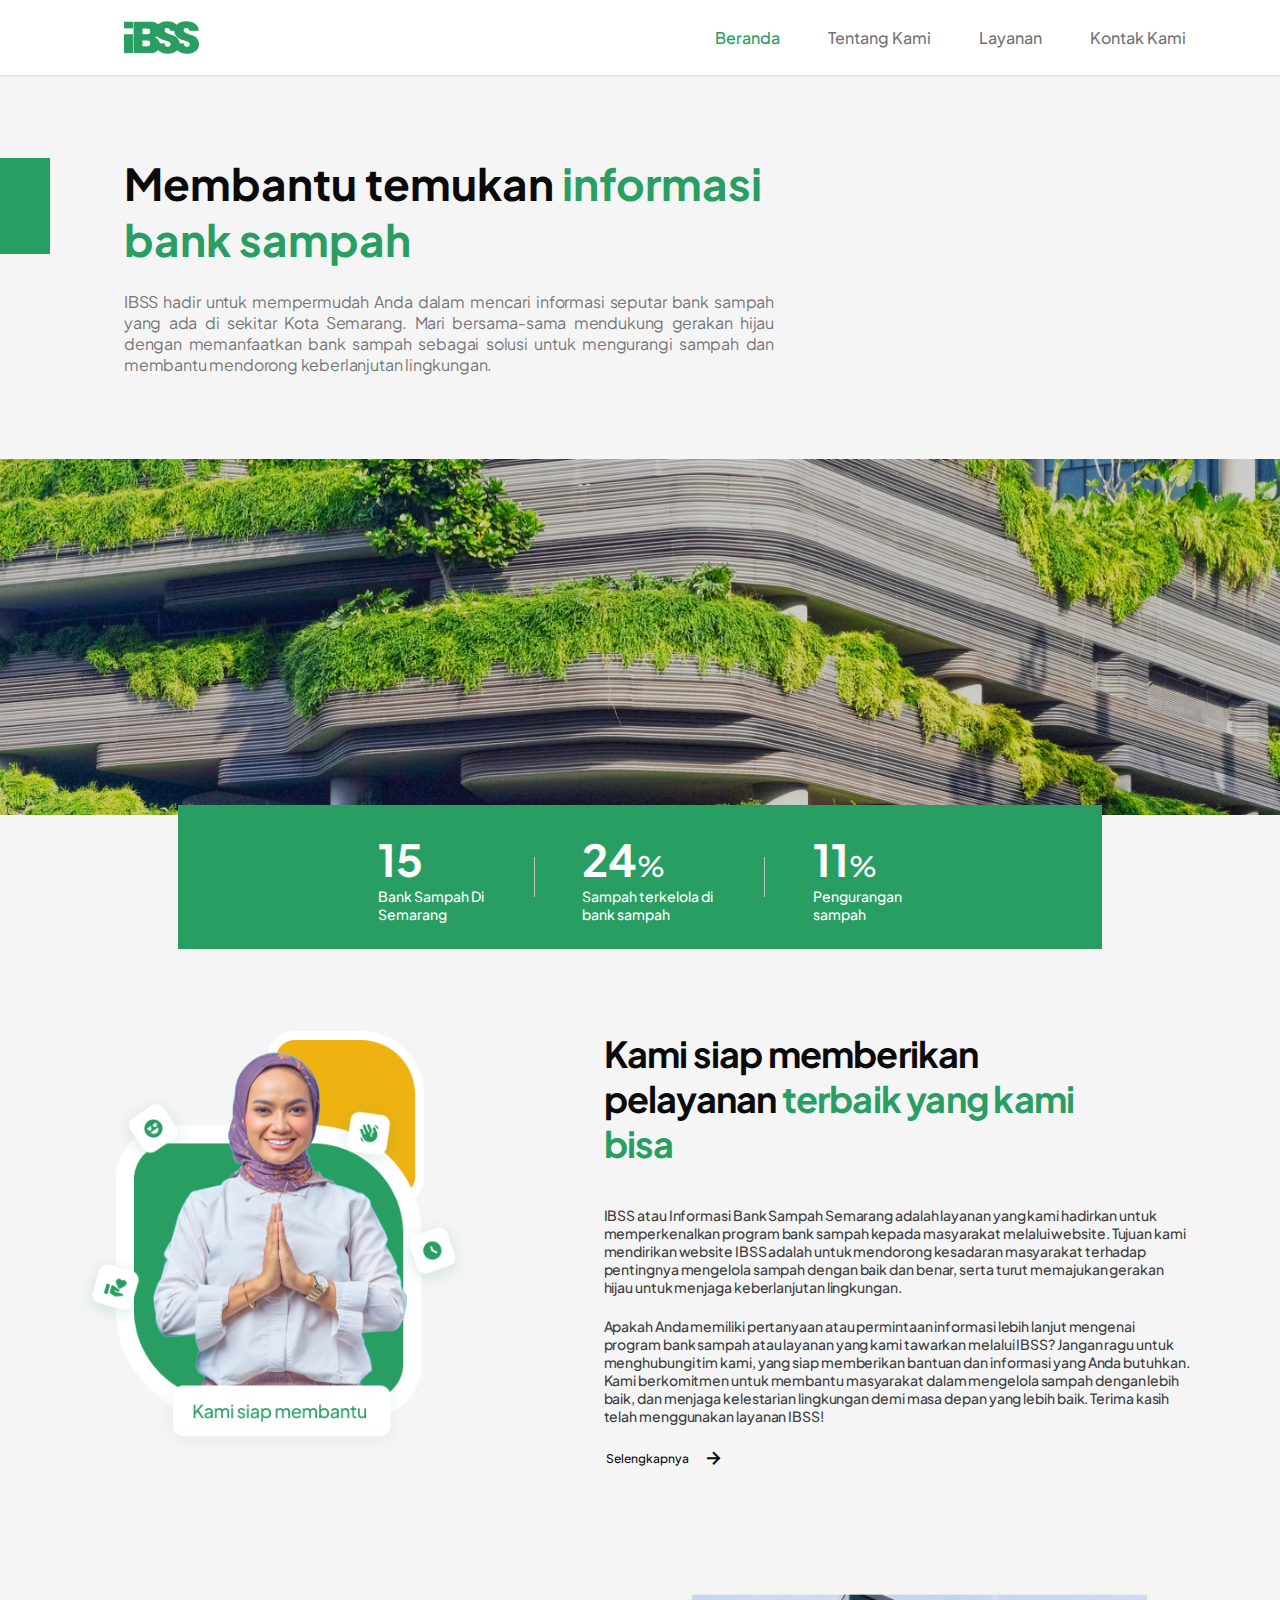
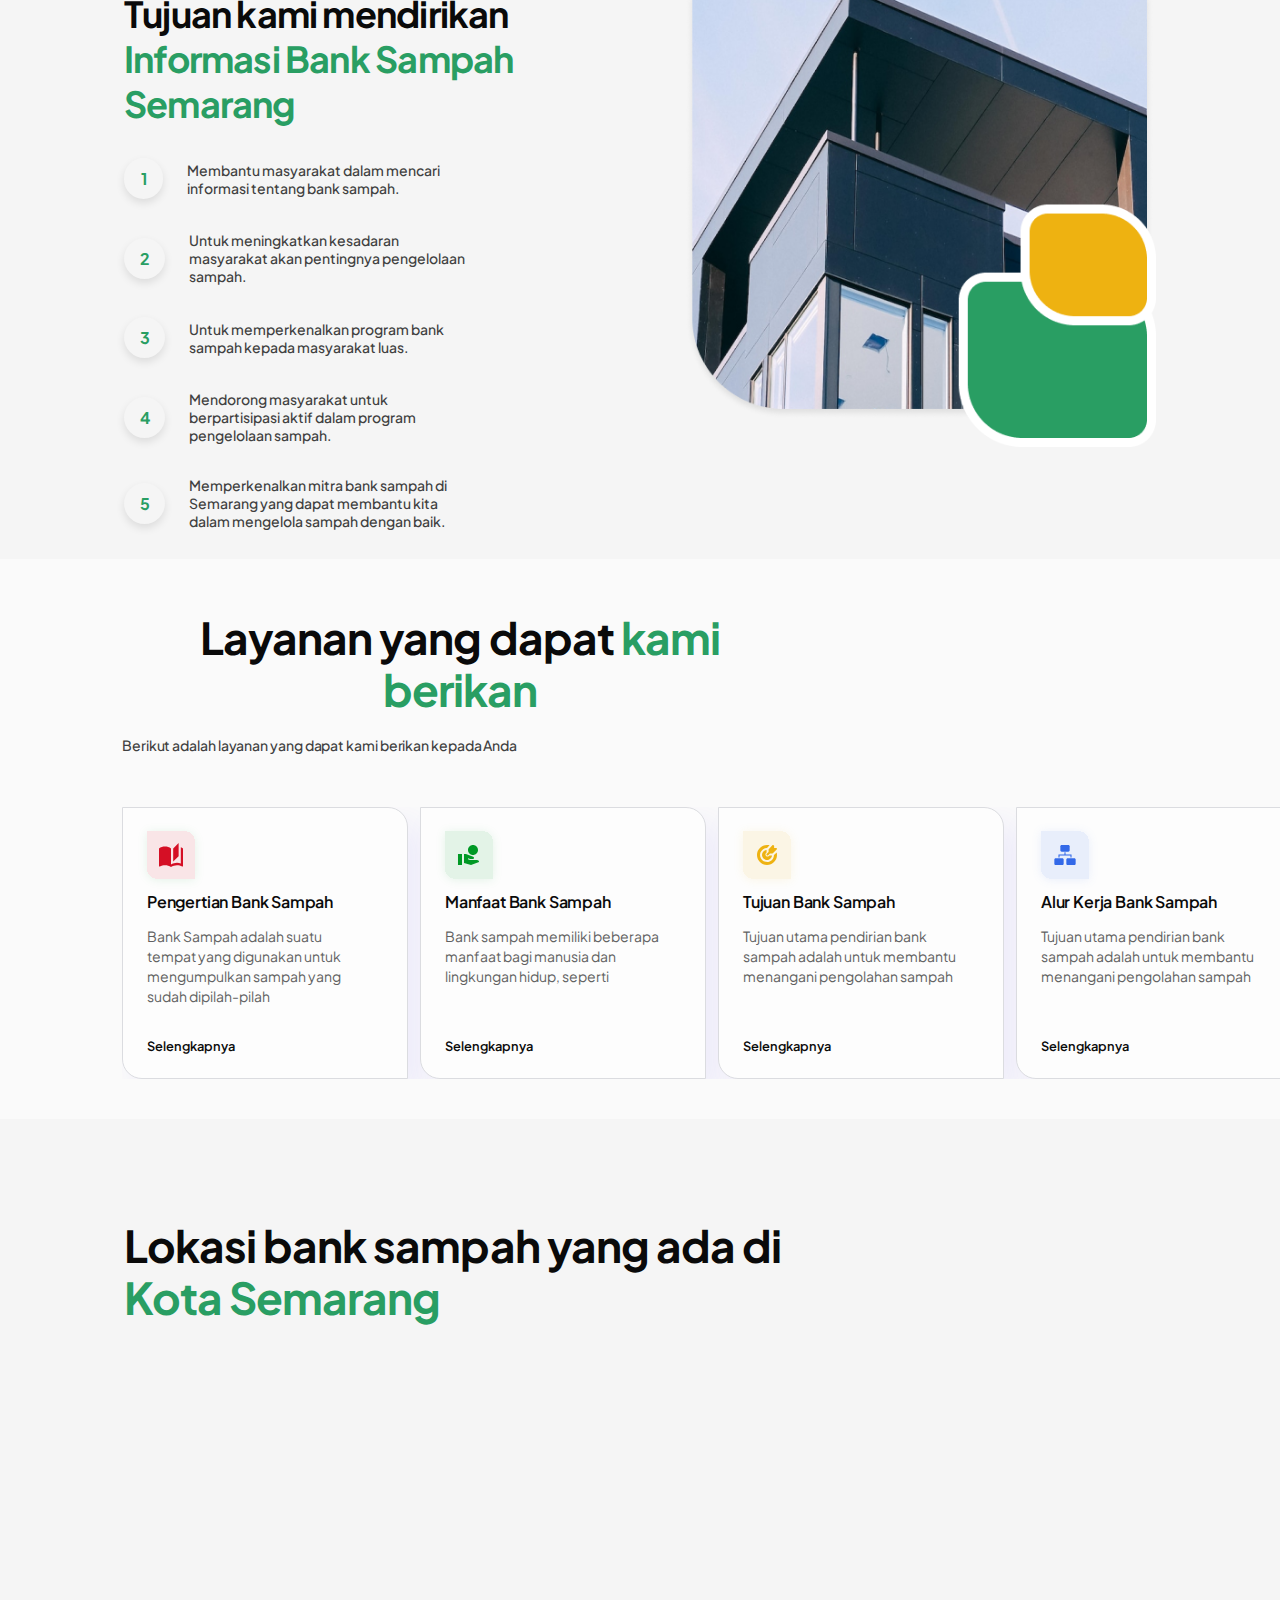
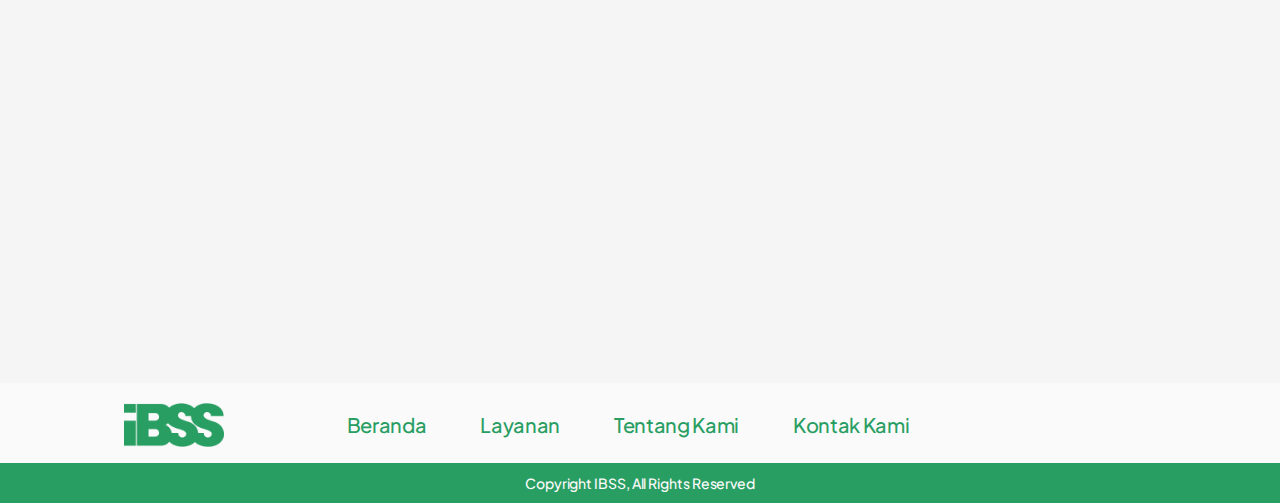
<file: index.html>
<html lang="en">
  <head>
    <meta charset="UTF-8">
    <meta http-equiv="X-UA-Compatible" content="IE=edge">
    <meta name="viewport" content="width=device-width, initial-scale=1.0">
    <title>Informasi Bank Sampah Semarang</title>
    <link rel="stylesheet" href="CSS/style.css">

    <link rel="shortcut icon" href="aset/Logo-IBSS.png" type="image/x-icon">

  <!--Boxicon CSS-->
  <link href="https://unpkg.com/boxicons@2.1.4/css/boxicons.min.css" rel="stylesheet">

    <!--Fonts-->
    <link rel="preconnect" href="https://fonts.googleapis.com">
    <link rel="preconnect" href="https://fonts.gstatic.com" crossorigin="">
    <link href="https://fonts.googleapis.com/css2?family=Plus+Jakarta+Sans:wght@400;600;700;800&amp;display=swap" rel="stylesheet">
  </head>
  <body>
    <!--Header-->
    <header>
      <nav>
        <a href="index.html" class="logo"><img src="aset/Logo-IBSS.png" alt="Logo"></a>
        <ul>
          <li><a class="text-color" href="#">Beranda</a></li>
          <li><a href="HTML/tentangkami.html">Tentang Kami</a></li>
          <li><a href="HTML/layanan.html">Layanan</a></li>
          <li><a href="#">Kontak Kami</a></li>
        </ul>
      </nav>
    </header>

  <!--Main Section-->
  <main>
    <div class="hero-container">
      <div class="hero-section">
        <h1 class="hero-head">
          Membantu temukan
          <span class="text-color"> informasi bank sampah</span>
        </h1>
        <p class="hero-description">
          IBSS hadir untuk mempermudah Anda dalam mencari informasi seputar
          bank sampah yang ada di sekitar Kota Semarang. Mari bersama-sama
          mendukung gerakan hijau dengan memanfaatkan bank sampah sebagai
          solusi untuk mengurangi sampah dan membantu mendorong keberlanjutan
          lingkungan.
        </p>
      </div>
      <div class="hero-rectangle"></div>
    </div>

    <!--Grafik Data-->
    <div class="picture">
      <div class="picture-container">
        <img src="aset/picture1.png" alt="Pemandangan Bangunan">
        <div class="grafik">
          <div class="data1">
            <h3>15</h3>
            <p>Bank Sampah Di Semarang</p>
          </div>
          <div class="line"></div>
          <div class="data2">
            <h3>24<span class="persen">%</span></h3>
            <p>Sampah terkelola di bank sampah</p>
          </div>
          <div class="line"></div>
          <div class="data3">
            <h3>11<span class="persen">%</span></h3>
            <p>Pengurangan sampah</p>
          </div>
        </div>
      </div>
    </div>

      <!--Tentang Kami-->
      <div class="tentang-kami">
        <div class="picture-tentang-kami">
          <img src="aset/tentang-kami.png" alt="Gedung">
        </div>
        <div class="tentang-kami-description">
          <h3 class="description-title">
            Kami siap memberikan pelayanan
            <span class="text-color">terbaik yang kami bisa</span>
          </h3>
          <p class="decsription-text">
            IBSS atau Informasi Bank Sampah Semarang adalah layanan yang kami
            hadirkan untuk memperkenalkan program bank sampah kepada masyarakat
            melalui website. Tujuan kami mendirikan website IBSS adalah untuk
            mendorong kesadaran masyarakat terhadap pentingnya mengelola sampah
            dengan baik dan benar, serta turut memajukan gerakan hijau untuk
            menjaga keberlanjutan lingkungan.
          </p>
          <br>
          <p class="decsription-text">
            Apakah Anda memiliki pertanyaan atau permintaan informasi lebih
            lanjut mengenai program bank sampah atau layanan yang kami tawarkan
            melalui IBSS? Jangan ragu untuk menghubungi tim kami, yang siap
            memberikan bantuan dan informasi yang Anda butuhkan. Kami
            berkomitmen untuk membantu masyarakat dalam mengelola sampah dengan
            lebih baik, dan menjaga kelestarian lingkungan demi masa depan yang
            lebih baik. Terima kasih telah menggunakan layanan IBSS!
          </p>
          <a href="HTML/tentangkami.html"><button class="btn-1">
            Selengkapnya
            <span class="arrow"><i class="bx bx-right-arrow-alt"></i></span>
          </button></a>
        </div>
      </div>

    <!--Tujuan Kami-->
    <div class="tujuan-container">
      <div class="tujuan-description">
        <h3 class="tujuan-description-head">
          Tujuan kami mendirikan <span class="text-color">Informasi Bank Sampah Semarang</span>
        </h3>
        <ul class="tujuan-description-text">
          <li>
            <div class="number">1</div>
            <p>Membantu masyarakat dalam mencari informasi tentang bank sampah.</p>
          </li>
          <li>
            <div class="number">2</div>
            <p>Untuk meningkatkan kesadaran masyarakat akan pentingnya pengelolaan sampah.</p>
          </li>
          <li>
            <div class="number">3</div>
            <p>Untuk memperkenalkan program bank sampah kepada masyarakat luas.</p>
          </li>
          <li>
            <div class="number">4</div>
            <p>Mendorong masyarakat untuk berpartisipasi aktif dalam program pengelolaan sampah.</p>
          </li>
          <li>
            <div class="number">5</div>
            <p>Memperkenalkan mitra bank sampah di Semarang yang dapat membantu kita dalam mengelola sampah dengan baik.
            </p>
          </li>
        </ul>
      </div>
      <img src="aset/picture-gedung.png" alt="gedung">
    </div>

    <!--Card Layanan-->
    <div class="layanan">
      <h3 class="title">Layanan yang dapat <span class="text-color">kami berikan</span> </h3>
      <p class="description">Berikut adalah layanan yang dapat kami berikan kepada Anda </p>

      <div class="card-slider">
        <div class="card">
          <div class="card-text">
            <div class="icon"><svg width="68" height="68" viewBox="0 0 68 68" fill="none"
                xmlns="http://www.w3.org/2000/svg">
                <g filter="url(#filter0_d_106_721)">
                  <path d="M10 9H48C53.5228 9 58 13.4772 58 19V57H20C14.4772 57 10 52.5228 10 47V9Z" fill="#D50F25"
                    fill-opacity="0.1" shape-rendering="crispEdges" />
                  <path
                    d="M41.6364 21L36.1818 26.4V39.6L41.6364 34.2V21ZM28 24.6C25.8727 24.6 23.5818 25.08 22 26.4V43.992C22 44.292 22.2727 44.592 22.5455 44.592C22.6545 44.592 22.7091 44.508 22.8182 44.508C24.2909 43.728 26.4182 43.2 28 43.2C30.1273 43.2 32.4182 43.68 34 45C35.4727 43.98 38.1455 43.2 40 43.2C41.8 43.2 43.6545 43.572 45.1818 44.472C45.2909 44.532 45.3455 44.508 45.4545 44.508C45.7273 44.508 46 44.208 46 43.908V26.4C45.3455 25.86 44.6364 25.5 43.8182 25.2V41.4C42.6182 40.98 41.3091 40.8 40 40.8C38.1455 40.8 35.4727 41.58 34 42.6V26.4C32.4182 25.08 30.1273 24.6 28 24.6Z"
                    fill="#D50F25" />
                </g>
                <defs>
                  <filter id="filter0_d_106_721" x="0" y="0" width="68" height="68" filterUnits="userSpaceOnUse"
                    color-interpolation-filters="sRGB">
                    <feFlood flood-opacity="0" result="BackgroundImageFix" />
                    <feColorMatrix in="SourceAlpha" type="matrix" values="0 0 0 0 0 0 0 0 0 0 0 0 0 0 0 0 0 0 127 0"
                      result="hardAlpha" />
                    <feOffset dy="1" />
                    <feGaussianBlur stdDeviation="5" />
                    <feComposite in2="hardAlpha" operator="out" />
                    <feColorMatrix type="matrix" values="0 0 0 0 0 0 0 0 0 0.6 0 0 0 0 0.145098 0 0 0 0.1 0" />
                    <feBlend mode="normal" in2="BackgroundImageFix" result="effect1_dropShadow_106_721" />
                    <feBlend mode="normal" in="SourceGraphic" in2="effect1_dropShadow_106_721" result="shape" />
                  </filter>
                </defs>
              </svg></div>
            <div class="card-title">Pengertian Bank Sampah</div>
            <p class="card-description">Bank Sampah adalah suatu tempat yang digunakan untuk mengumpulkan sampah yang
              sudah dipilah-pilah</p>
          </div>
          <a href="HTML/layanan.html#pengertian-bank-sampah" class="link">Selengkapnya</a>
        </div>

        <div class="card">
          <div class="card-text">
            <div class="icon"><svg width="68" height="68" viewBox="0 0 68 68" fill="none"
                xmlns="http://www.w3.org/2000/svg">
                <g filter="url(#filter0_d_106_733)">
                  <path d="M10 9H48C53.5228 9 58 13.4772 58 19V57H20C14.4772 57 10 52.5228 10 47V9Z" fill="#009925"
                    fill-opacity="0.1" shape-rendering="crispEdges" />
                  <path
                    d="M38 33C40.76 33 43 30.76 43 28C43 25.24 40.76 23 38 23C35.24 23 33 25.24 33 28C33 30.76 35.24 33 38 33ZM43.45 38.6C43.06 38.2 42.57 38 42 38H35L32.92 37.27L33.25 36.33L35 37H37.8C38.15 37 38.43 36.86 38.66 36.63C38.89 36.4 39 36.12 39 35.81C39 35.27 38.74 34.9 38.22 34.69L30.95 32H29V41L36 43L44.03 40C44.04 39.47 43.84 39 43.45 38.6ZM27 32H22.984V43H27V32Z"
                    fill="#009925" />
                </g>
                <defs>
                  <filter id="filter0_d_106_733" x="0" y="0" width="68" height="68" filterUnits="userSpaceOnUse"
                    color-interpolation-filters="sRGB">
                    <feFlood flood-opacity="0" result="BackgroundImageFix" />
                    <feColorMatrix in="SourceAlpha" type="matrix" values="0 0 0 0 0 0 0 0 0 0 0 0 0 0 0 0 0 0 127 0"
                      result="hardAlpha" />
                    <feOffset dy="1" />
                    <feGaussianBlur stdDeviation="5" />
                    <feComposite in2="hardAlpha" operator="out" />
                    <feColorMatrix type="matrix" values="0 0 0 0 0 0 0 0 0 0.6 0 0 0 0 0.145098 0 0 0 0.1 0" />
                    <feBlend mode="normal" in2="BackgroundImageFix" result="effect1_dropShadow_106_733" />
                    <feBlend mode="normal" in="SourceGraphic" in2="effect1_dropShadow_106_733" result="shape" />
                  </filter>
                </defs>
              </svg></div>
            <div class="card-title">Manfaat Bank Sampah</div>
            <p class="card-description">Bank sampah memiliki beberapa manfaat bagi manusia dan lingkungan hidup, seperti
            </p>
          </div>
          <a href="HTML/layanan.html#manfaat-bank-sampah" class="link">Selengkapnya</a>
        </div>

        <div class="card">
          <div class="card-text">
            <div class="icon"><svg width="68" height="68" viewBox="0 0 68 68" fill="none"
                xmlns="http://www.w3.org/2000/svg">
                <g filter="url(#filter0_d_106_745)">
                  <path d="M10 9H48C53.5229 9 58 13.4772 58 19V57H20C14.4772 57 10 52.5228 10 47V9Z" fill="#EEB211"
                    fill-opacity="0.1" shape-rendering="crispEdges" />
                  <g clip-path="url(#clip0_106_745)">
                    <path
                      d="M34 23C34.896 23 35.764 23.118 36.59 23.339L34.464 25.464C34.3027 25.6259 34.1605 25.8058 34.04 26H34C32.6155 26 31.2622 26.4105 30.111 27.1797C28.9599 27.9489 28.0627 29.0421 27.5328 30.3212C27.003 31.6003 26.8644 33.0078 27.1345 34.3656C27.4046 35.7235 28.0713 36.9708 29.0503 37.9497C30.0292 38.9287 31.2765 39.5954 32.6344 39.8655C33.9922 40.1356 35.3997 39.997 36.6788 39.4672C37.9579 38.9373 39.0511 38.0401 39.8203 36.889C40.5895 35.7378 41 34.3845 41 33V32.96C41.192 32.84 41.372 32.699 41.535 32.535L43.661 30.41C43.882 31.236 44 32.104 44 33C44 38.523 39.523 43 34 43C28.477 43 24 38.523 24 33C24 27.477 28.477 23 34 23ZM33.586 28.017C33.586 28.868 33.544 29.731 33.59 30.581L33.05 31.121C32.8642 31.3068 32.7169 31.5273 32.6164 31.77C32.5158 32.0127 32.4641 32.2728 32.4641 32.5355C32.4641 32.7982 32.5158 33.0583 32.6164 33.301C32.7169 33.5437 32.8642 33.7642 33.05 33.95C33.2358 34.1358 33.4563 34.2831 33.699 34.3836C33.9417 34.4842 34.2018 34.5359 34.4645 34.5359C34.7272 34.5359 34.9873 34.4842 35.23 34.3836C35.4727 34.2831 35.6932 34.1358 35.879 33.95L36.419 33.41C37.269 33.456 38.131 33.414 38.983 33.414C38.904 34.3643 38.5549 35.2723 37.9768 36.0307C37.3988 36.7892 36.6159 37.3665 35.7205 37.6946C34.8251 38.0227 33.8545 38.0879 32.9233 37.8825C31.992 37.6771 31.139 37.2097 30.4647 36.5353C29.7903 35.861 29.3229 35.008 29.1175 34.0767C28.9121 33.1455 28.9773 32.1749 29.3054 31.2795C29.6335 30.3841 30.2108 29.6012 30.9693 29.0232C31.7277 28.4451 32.6357 28.096 33.586 28.017ZM40.504 23.127C40.6865 23.2027 40.8425 23.3307 40.9524 23.495C41.0622 23.6593 41.1209 23.8524 41.121 24.05V25.88H42.95C43.1478 25.88 43.341 25.9387 43.5055 26.0486C43.6699 26.1585 43.798 26.3146 43.8737 26.4973C43.9493 26.68 43.9692 26.8811 43.9306 27.075C43.892 27.269 43.7968 27.4471 43.657 27.587L40.12 31.12C39.9325 31.3075 39.6782 31.4129 39.413 31.413H37L35.171 33.242C34.9834 33.4295 34.7289 33.5348 34.4636 33.5347C34.1984 33.5346 33.944 33.4291 33.7565 33.2415C33.569 33.0539 33.4637 32.7994 33.4638 32.5341C33.4639 32.2689 33.5694 32.0145 33.757 31.827L35.586 30V27.586C35.5859 27.4545 35.6117 27.3243 35.662 27.2028C35.7123 27.0813 35.786 26.971 35.879 26.878L39.414 23.343C39.5538 23.2031 39.7321 23.1078 39.9261 23.0691C40.1201 23.0305 40.3212 23.0503 40.504 23.126V23.127Z"
                      fill="#EEB211" />
                  </g>
                </g>
                <defs>
                  <filter id="filter0_d_106_745" x="0" y="0" width="68" height="68" filterUnits="userSpaceOnUse"
                    color-interpolation-filters="sRGB">
                    <feFlood flood-opacity="0" result="BackgroundImageFix" />
                    <feColorMatrix in="SourceAlpha" type="matrix" values="0 0 0 0 0 0 0 0 0 0 0 0 0 0 0 0 0 0 127 0"
                      result="hardAlpha" />
                    <feOffset dy="1" />
                    <feGaussianBlur stdDeviation="5" />
                    <feComposite in2="hardAlpha" operator="out" />
                    <feColorMatrix type="matrix"
                      values="0 0 0 0 0.933333 0 0 0 0 0.698039 0 0 0 0 0.0666667 0 0 0 0.1 0" />
                    <feBlend mode="normal" in2="BackgroundImageFix" result="effect1_dropShadow_106_745" />
                    <feBlend mode="normal" in="SourceGraphic" in2="effect1_dropShadow_106_745" result="shape" />
                  </filter>
                  <clipPath id="clip0_106_745">
                    <rect width="24" height="24" fill="white" transform="translate(22 21)" />
                  </clipPath>
                </defs>
              </svg></div>
            <div class="card-title">Tujuan Bank Sampah</div>
            <p class="card-description">Tujuan utama pendirian bank sampah adalah untuk membantu menangani pengolahan
              sampah</p>
          </div>
          <a href="HTML/layanan.html#tujuan-bank-sampah" class="link">Selengkapnya</a>
        </div>

        <div class="card">
          <div class="card-text">
            <div class="icon"><svg width="68" height="68" viewBox="0 0 68 68" fill="none"
                xmlns="http://www.w3.org/2000/svg">
                <g filter="url(#filter0_d_106_759)">
                  <path d="M10 9H48C53.5229 9 58 13.4772 58 19V57H20C14.4772 57 10 52.5228 10 47V9Z" fill="#3369E8"
                    fill-opacity="0.1" shape-rendering="crispEdges" />
                  <g clip-path="url(#clip0_106_759)">
                    <path
                      d="M28.5333 33.5333H39.4667V35.5866H40.5333V32.4666H34.5333V30.3333H33.4667V32.4666H27.4667V35.5866H28.5333V33.5333Z"
                      fill="#3369E8" />
                    <path
                      d="M31.3334 36.3333H24.6667C23.9303 36.3333 23.3334 36.9302 23.3334 37.6666V41.6666C23.3334 42.403 23.9303 42.9999 24.6667 42.9999H31.3334C32.0698 42.9999 32.6667 42.403 32.6667 41.6666V37.6666C32.6667 36.9302 32.0698 36.3333 31.3334 36.3333Z"
                      fill="#3369E8" />
                    <path
                      d="M43.3334 36.3333H36.6667C35.9303 36.3333 35.3334 36.9302 35.3334 37.6666V41.6666C35.3334 42.403 35.9303 42.9999 36.6667 42.9999H43.3334C44.0698 42.9999 44.6667 42.403 44.6667 41.6666V37.6666C44.6667 36.9302 44.0698 36.3333 43.3334 36.3333Z"
                      fill="#3369E8" />
                    <path
                      d="M37.3334 23H30.6667C29.9303 23 29.3334 23.597 29.3334 24.3333V28.3333C29.3334 29.0697 29.9303 29.6667 30.6667 29.6667H37.3334C38.0698 29.6667 38.6667 29.0697 38.6667 28.3333V24.3333C38.6667 23.597 38.0698 23 37.3334 23Z"
                      fill="#3369E8" />
                  </g>
                </g>
                <defs>
                  <filter id="filter0_d_106_759" x="0" y="0" width="68" height="68" filterUnits="userSpaceOnUse"
                    color-interpolation-filters="sRGB">
                    <feFlood flood-opacity="0" result="BackgroundImageFix" />
                    <feColorMatrix in="SourceAlpha" type="matrix" values="0 0 0 0 0 0 0 0 0 0 0 0 0 0 0 0 0 0 127 0"
                      result="hardAlpha" />
                    <feOffset dy="1" />
                    <feGaussianBlur stdDeviation="5" />
                    <feComposite in2="hardAlpha" operator="out" />
                    <feColorMatrix type="matrix" values="0 0 0 0 0.2 0 0 0 0 0.411765 0 0 0 0 0.909804 0 0 0 0.1 0" />
                    <feBlend mode="normal" in2="BackgroundImageFix" result="effect1_dropShadow_106_759" />
                    <feBlend mode="normal" in="SourceGraphic" in2="effect1_dropShadow_106_759" result="shape" />
                  </filter>
                  <clipPath id="clip0_106_759">
                    <rect width="24" height="24" fill="white" transform="translate(22 21)" />
                  </clipPath>
                </defs>
              </svg></div>
            <div class="card-title">Alur Kerja Bank Sampah</div>
            <p class="card-description">Tujuan utama pendirian bank sampah adalah untuk membantu menangani pengolahan
              sampah</p>
          </div>
          <a href="HTML/layanan.html#alur-bank-sampah" class="link">Selengkapnya</a>
        </div>

        <div class="card">
          <div class="card-text">
            <div class="icon"><svg xmlns="http://www.w3.org/2000/svg" width="68" height="68" viewBox="0 0 68 68"
                fill="none">
                <g filter="url(#filter0_d_497_290)">
                  <path d="M10 9H48C53.5229 9 58 13.4772 58 19V57H20C14.4772 57 10 52.5228 10 47V9Z" fill="#FF851B"
                    fill-opacity="0.1" shape-rendering="crispEdges" />
                  <g clip-path="url(#clip0_497_290)">
                    <path
                      d="M32.68 21.3919C33.0658 21.137 33.5273 21 34.0004 21C34.4736 21 34.935 21.137 35.3209 21.3919L45.3368 28.0078C46.5811 28.83 45.9581 30.656 44.4331 30.6592H23.5728C22.0427 30.6592 21.4163 28.8316 22.6657 28.0078L32.68 21.3919ZM34.0013 27.2732C34.3796 27.2732 34.7425 27.1333 35.01 26.8842C35.2775 26.6351 35.4278 26.2973 35.4278 25.9451C35.4278 25.5929 35.2775 25.255 35.01 25.006C34.7425 24.7569 34.3796 24.617 34.0013 24.617C33.6229 24.617 33.2601 24.7569 32.9925 25.006C32.725 25.255 32.5747 25.5929 32.5747 25.9451C32.5747 26.2973 32.725 26.6351 32.9925 26.8842C33.2601 27.1333 33.6229 27.2732 34.0013 27.2732ZM24.5878 32.2542V38.6279H28.0109V32.2542H24.5878ZM22.0205 43.6727C22.0205 41.7654 23.6807 40.2197 25.7277 40.2197H42.2732C43.2567 40.2202 44.1998 40.5841 44.8953 41.2316C45.5907 41.879 45.9816 42.757 45.9821 43.6727V44.2033C45.9821 44.4146 45.8919 44.6172 45.7314 44.7666C45.5709 44.9161 45.3533 45 45.1263 45H22.8762C22.6493 45 22.4316 44.9161 22.2711 44.7666C22.1106 44.6172 22.0205 44.4146 22.0205 44.2033V43.6727ZM43.4148 32.2526V38.6263H39.9917V32.2542H43.4148V32.2526ZM38.2801 32.2526V38.6263H34.857V32.2542H38.2801V32.2526ZM33.1455 32.2526V38.6263H29.7224V32.2542H33.1455V32.2526Z"
                      fill="#FF851B" />
                  </g>
                </g>
                <defs>
                  <filter id="filter0_d_497_290" x="0" y="0" width="68" height="68" filterUnits="userSpaceOnUse"
                    color-interpolation-filters="sRGB">
                    <feFlood flood-opacity="0" result="BackgroundImageFix" />
                    <feColorMatrix in="SourceAlpha" type="matrix" values="0 0 0 0 0 0 0 0 0 0 0 0 0 0 0 0 0 0 127 0"
                      result="hardAlpha" />
                    <feOffset dy="1" />
                    <feGaussianBlur stdDeviation="5" />
                    <feComposite in2="hardAlpha" operator="out" />
                    <feColorMatrix type="matrix" values="0 0 0 0 1 0 0 0 0 0.521569 0 0 0 0 0.105882 0 0 0 0.1 0" />
                    <feBlend mode="normal" in2="BackgroundImageFix" result="effect1_dropShadow_497_290" />
                    <feBlend mode="normal" in="SourceGraphic" in2="effect1_dropShadow_497_290" result="shape" />
                  </filter>
                  <clipPath id="clip0_497_290">
                    <rect width="24" height="24" fill="white" transform="translate(22 21)" />
                  </clipPath>
                </defs>
              </svg></div>
            <div class="card-title">Cara Mendirikan Bank Sampah</div>
            <p class="card-description">Berikut adalah langkah-langkah cara mendirikan bank sampah dengan benar.</p>
          </div>
          <a href="HTML/layanan.html#cara-mendirikan-bank-sampah" class="link">Selengkapnya</a>
        </div>

        <div class="card">
          <div class="card-text">
            <div class="icon"><svg xmlns="http://www.w3.org/2000/svg" width="68" height="68" viewBox="0 0 68 68"
                fill="none">
                <g filter="url(#filter0_d_497_302)">
                  <path d="M10 9H48C53.5229 9 58 13.4772 58 19V57H20C14.4772 57 10 52.5228 10 47V9Z" fill="#F012BE"
                    fill-opacity="0.1" shape-rendering="crispEdges" />
                  <path
                    d="M34 26.5C34.9283 26.5 35.8185 26.9069 36.4749 27.6312C37.1313 28.3555 37.5 29.3378 37.5 30.3621C37.5 31.3864 37.1313 32.3687 36.4749 33.093C35.8185 33.8172 34.9283 34.2241 34 34.2241C33.0717 34.2241 32.1815 33.8172 31.5251 33.093C30.8687 32.3687 30.5 31.3864 30.5 30.3621C30.5 29.3378 30.8687 28.3555 31.5251 27.6312C32.1815 26.9069 33.0717 26.5 34 26.5ZM27 29.2586C27.56 29.2586 28.08 29.4241 28.53 29.7221C28.38 31.3 28.8 32.8669 29.66 34.0917C29.16 35.151 28.16 35.8793 27 35.8793C26.2044 35.8793 25.4413 35.5305 24.8787 34.9097C24.3161 34.2889 24 33.4469 24 32.569C24 31.691 24.3161 30.849 24.8787 30.2282C25.4413 29.6074 26.2044 29.2586 27 29.2586ZM41 29.2586C41.7956 29.2586 42.5587 29.6074 43.1213 30.2282C43.6839 30.849 44 31.691 44 32.569C44 33.4469 43.6839 34.2889 43.1213 34.9097C42.5587 35.5305 41.7956 35.8793 41 35.8793C39.84 35.8793 38.84 35.151 38.34 34.0917C39.2119 32.8497 39.6166 31.2848 39.47 29.7221C39.92 29.4241 40.44 29.2586 41 29.2586ZM27.5 40.569C27.5 38.2848 30.41 36.431 34 36.431C37.59 36.431 40.5 38.2848 40.5 40.569V42.5H27.5V40.569ZM22 42.5V40.8448C22 39.311 23.89 38.02 26.45 37.6448C25.86 38.3952 25.5 39.4324 25.5 40.569V42.5H22ZM46 42.5H42.5V40.569C42.5 39.4324 42.14 38.3952 41.55 37.6448C44.11 38.02 46 39.311 46 40.8448V42.5Z"
                    fill="#F012BE" />
                </g>
                <defs>
                  <filter id="filter0_d_497_302" x="0" y="0" width="68" height="68" filterUnits="userSpaceOnUse"
                    color-interpolation-filters="sRGB">
                    <feFlood flood-opacity="0" result="BackgroundImageFix" />
                    <feColorMatrix in="SourceAlpha" type="matrix" values="0 0 0 0 0 0 0 0 0 0 0 0 0 0 0 0 0 0 127 0"
                      result="hardAlpha" />
                    <feOffset dy="1" />
                    <feGaussianBlur stdDeviation="5" />
                    <feComposite in2="hardAlpha" operator="out" />
                    <feColorMatrix type="matrix"
                      values="0 0 0 0 0.941176 0 0 0 0 0.0705882 0 0 0 0 0.745098 0 0 0 0.1 0" />
                    <feBlend mode="normal" in2="BackgroundImageFix" result="effect1_dropShadow_497_302" />
                    <feBlend mode="normal" in="SourceGraphic" in2="effect1_dropShadow_497_302" result="shape" />
                  </filter>
                </defs>
              </svg></div>
            <div class="card-title">Struktur Organisasi Bank Sampah</div>
            <p class="card-description">Berikut adalah beberapa orang yang berperan di dalam bank sampah.</p>
          </div>
          <a href="HTML/layanan.html#struktur-bank-sampah" class="link">Selengkapnya</a>
        </div>

        <div class="card">
          <div class="card-text">
            <div class="icon"><svg xmlns="http://www.w3.org/2000/svg" width="68" height="68" viewBox="0 0 68 68"
                fill="none">
                <g filter="url(#filter0_d_497_314)">
                  <path d="M10 9H48C53.5229 9 58 13.4772 58 19V57H20C14.4772 57 10 52.5228 10 47V9Z" fill="#7FDBFF"
                    fill-opacity="0.1" shape-rendering="crispEdges" />
                  <path
                    d="M36 32.5C36.3283 32.5 36.6534 32.4353 36.9567 32.3097C37.26 32.1841 37.5356 31.9999 37.7678 31.7678C37.9999 31.5356 38.1841 31.26 38.3097 30.9567C38.4353 30.6534 38.5 30.3283 38.5 30C38.5 29.337 38.2366 28.7011 37.7678 28.2322C37.2989 27.7634 36.663 27.5 36 27.5C35.337 27.5 34.7011 27.7634 34.2322 28.2322C33.7634 28.7011 33.5 29.337 33.5 30C33.5 30.3283 33.5647 30.6534 33.6903 30.9567C33.8159 31.26 34.0001 31.5356 34.2322 31.7678C34.7011 32.2366 35.337 32.5 36 32.5ZM36 23C39.86 23 43 26.13 43 30C43 35.25 36 43 36 43C36 43 29 35.25 29 30C29 28.1435 29.7375 26.363 31.0503 25.0503C32.363 23.7375 34.1435 23 36 23ZM27 30C27 34.5 32.08 40.66 33 41.81L32 43C32 43 25 35.25 25 30C25 26.83 27.11 24.15 30 23.29C28.16 24.94 27 27.33 27 30Z"
                    fill="#7FDBFF" />
                </g>
                <defs>
                  <filter id="filter0_d_497_314" x="0" y="0" width="68" height="68" filterUnits="userSpaceOnUse"
                    color-interpolation-filters="sRGB">
                    <feFlood flood-opacity="0" result="BackgroundImageFix" />
                    <feColorMatrix in="SourceAlpha" type="matrix" values="0 0 0 0 0 0 0 0 0 0 0 0 0 0 0 0 0 0 127 0"
                      result="hardAlpha" />
                    <feOffset dy="1" />
                    <feGaussianBlur stdDeviation="5" />
                    <feComposite in2="hardAlpha" operator="out" />
                    <feColorMatrix type="matrix" values="0 0 0 0 0.498039 0 0 0 0 0.858824 0 0 0 0 1 0 0 0 0.1 0" />
                    <feBlend mode="normal" in2="BackgroundImageFix" result="effect1_dropShadow_497_314" />
                    <feBlend mode="normal" in="SourceGraphic" in2="effect1_dropShadow_497_314" result="shape" />
                  </filter>
                </defs>
              </svg></div>
            <div class="card-title">Lokasi Bank Sampah</div>
            <p class="card-description">Berikut adalah lokasi bank sampah yang ada di Kota Semarang.</p>
          </div>
          <a href="#location" class="link">Selengkapnya</a>
        </div>
      </div>
    </div>

    <!--Lokasi-->
    <div class="location" id="location">
      <div class="location-description">
        <h2 class="maps-title">Lokasi bank sampah yang ada di <span class="text-color">Kota Semarang</h2>
      </div>
      <iframe
        src="https://www.google.com/maps/embed?pb=!1m16!1m12!1m3!1d65215.73447779745!2d110.43845764132904!3d-7.015271513612572!2m3!1f0!2f0!3f0!3m2!1i1024!2i768!4f13.1!2m1!1sbank%20sampah!5e0!3m2!1sid!2sid!4v1684332606280!5m2!1sid!2sid"
        width="1192" height="500" style="border:0;" allowfullscreen="" loading="lazy"
        referrerpolicy="no-referrer-when-downgrade"></iframe>
    </div>

    <!--Footer-->
    <footer>
      <div class="logo"><a href="index.html"><img src="aset/Logo-IBSS.png" alt="Logo"></a></div>
      <div class="footer-nav">
          <ul>
            <li><a class="text-color" href="index.html">Beranda</a></li>
            <li><a class="text-color" href="HTML/layanan.html">Layanan</a></li>
            <li><a class="text-color" href="HTML/tentangkami.html">Tentang Kami</a></li>
            <li><a class="text-color" href="#">Kontak Kami</a></li>
          </ul>
      </div>
      <div class="copyright">
        <p>Copyright IBSS,  All Rights Reserved</p>
      </div>
    </footer>
    </main>
  

</body></html>
</file>
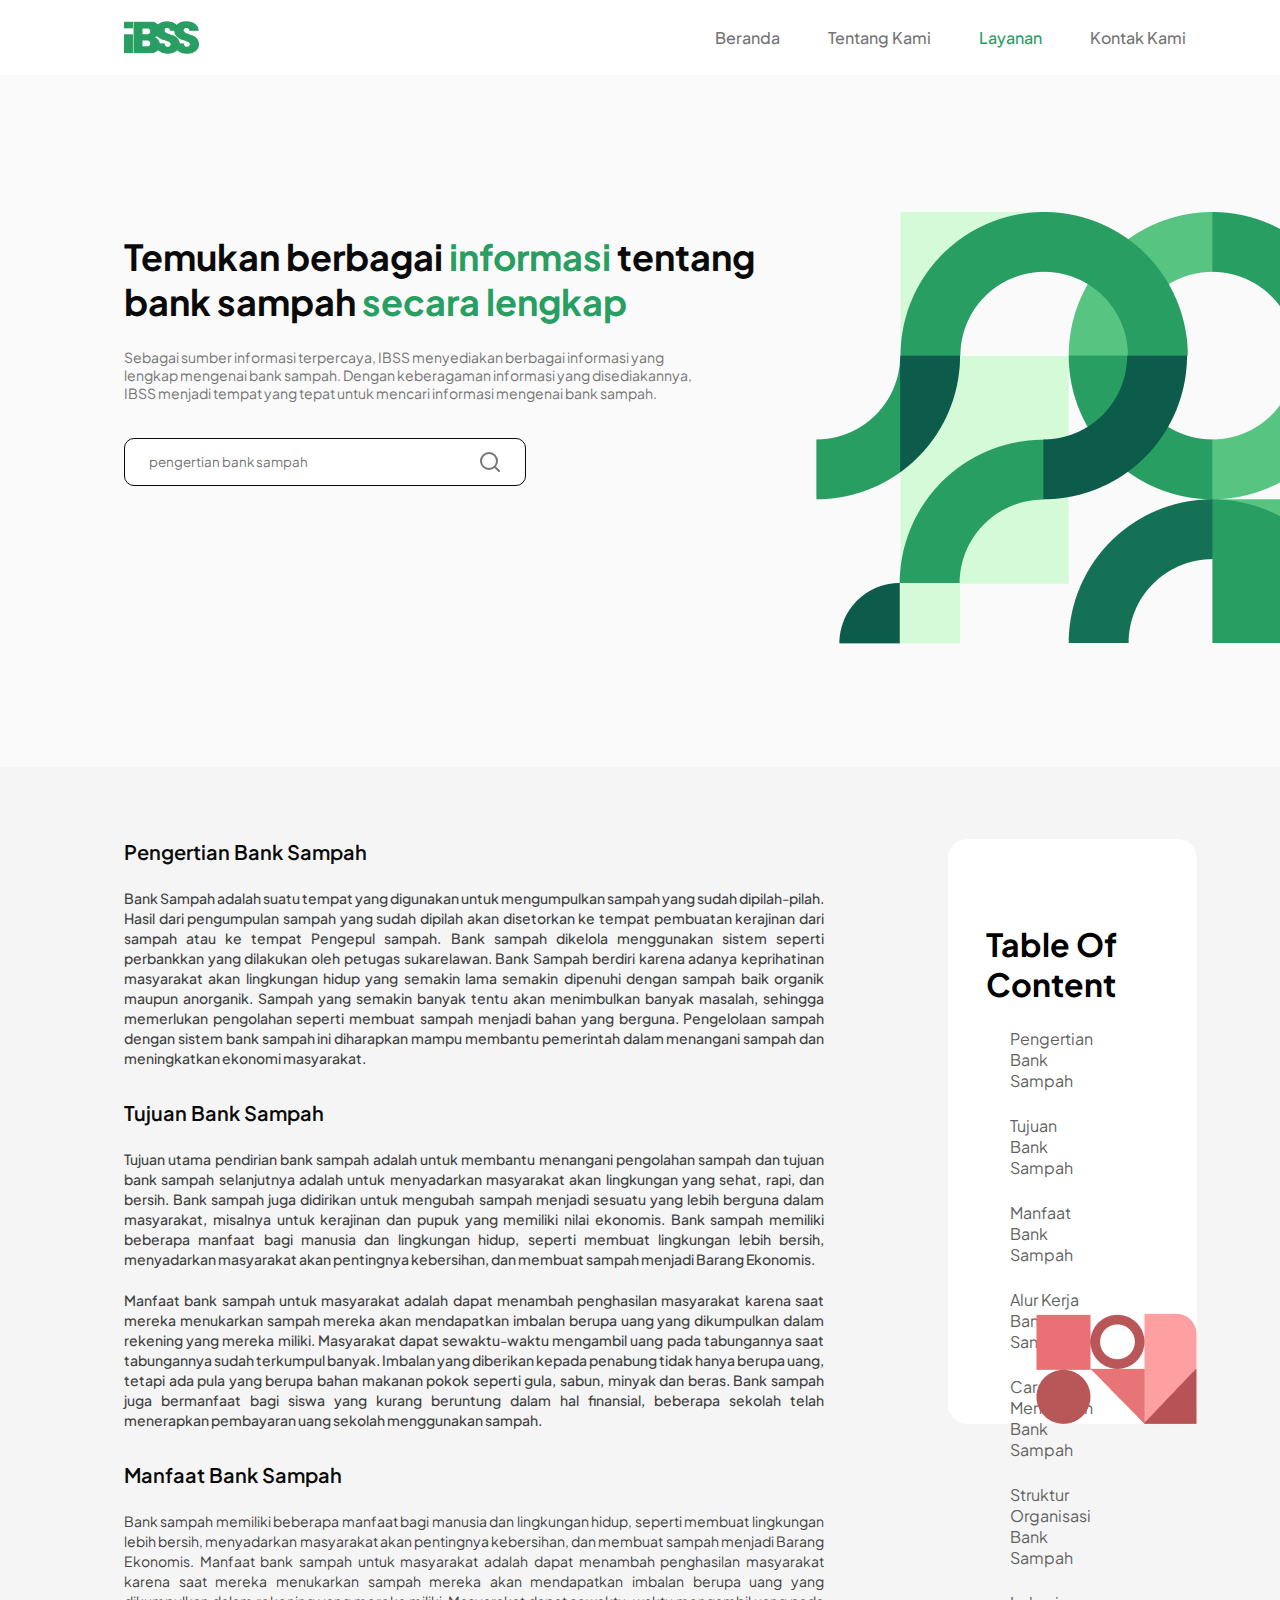
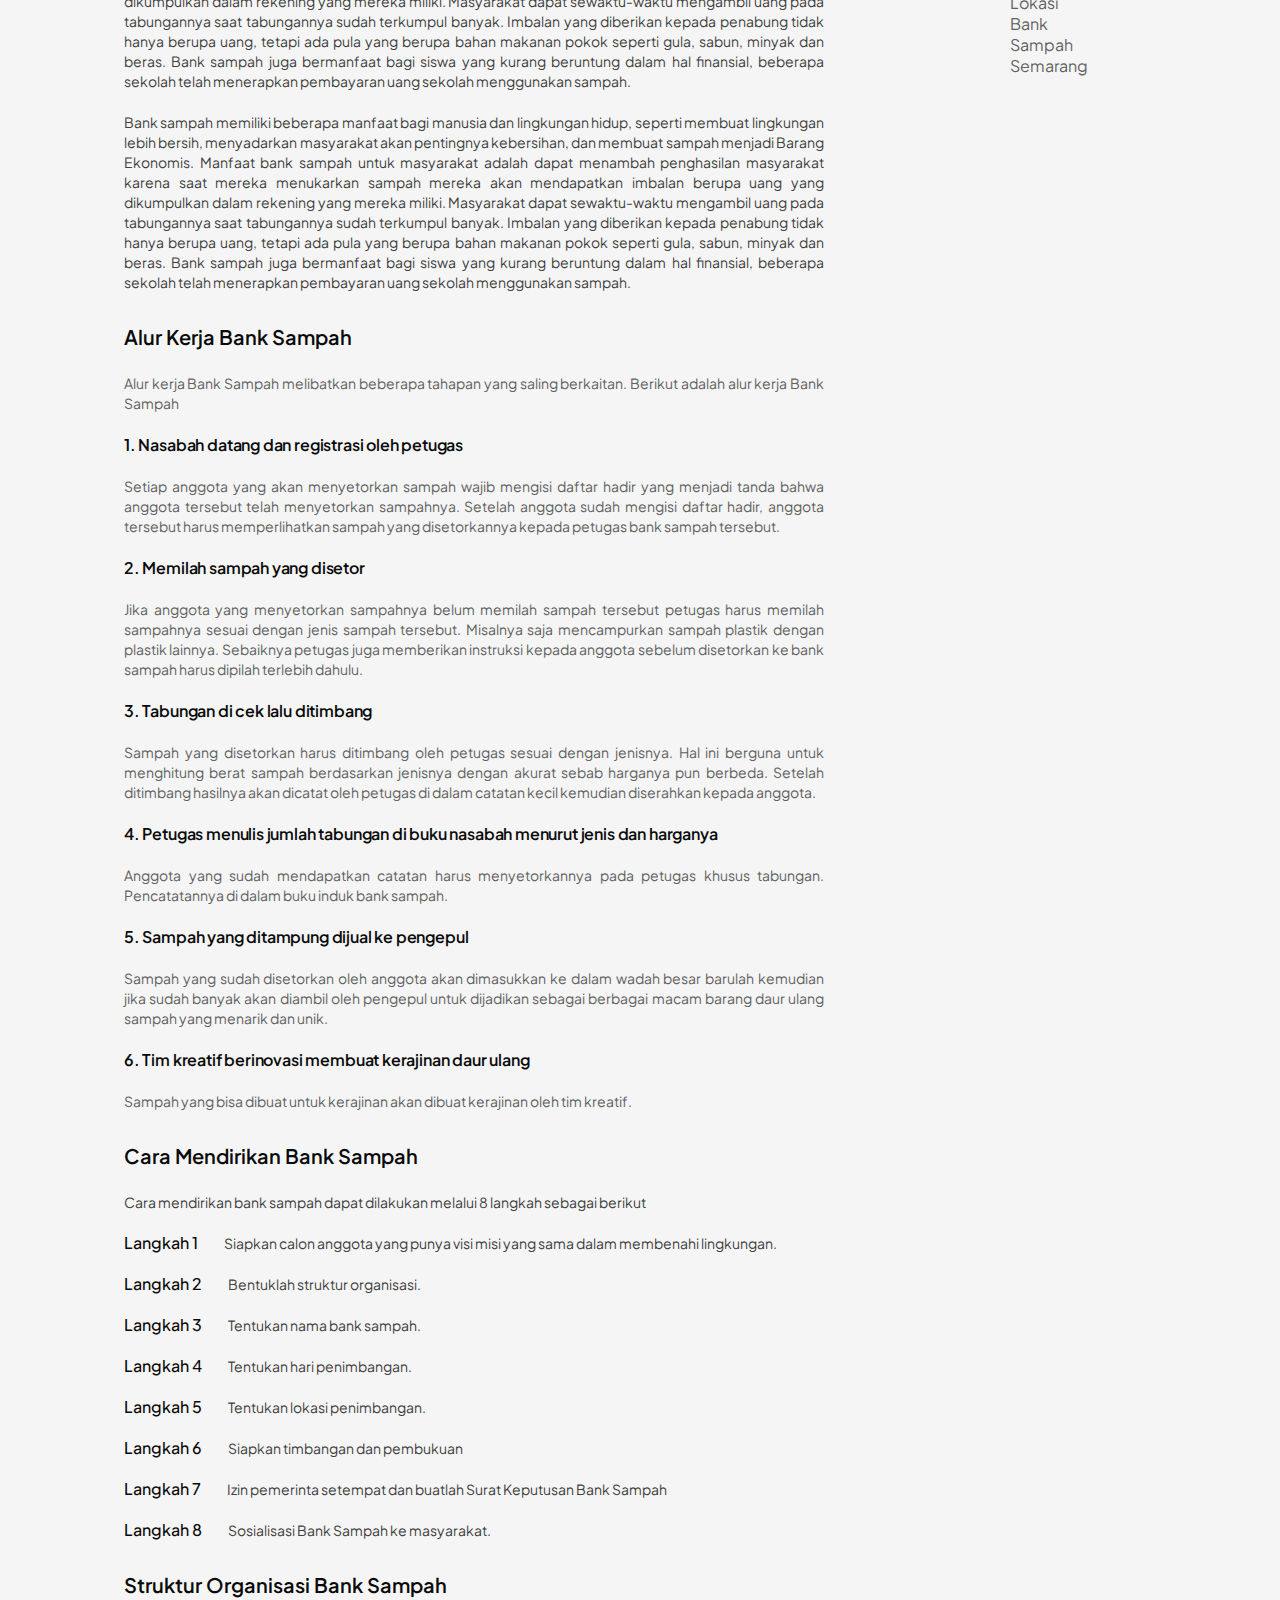
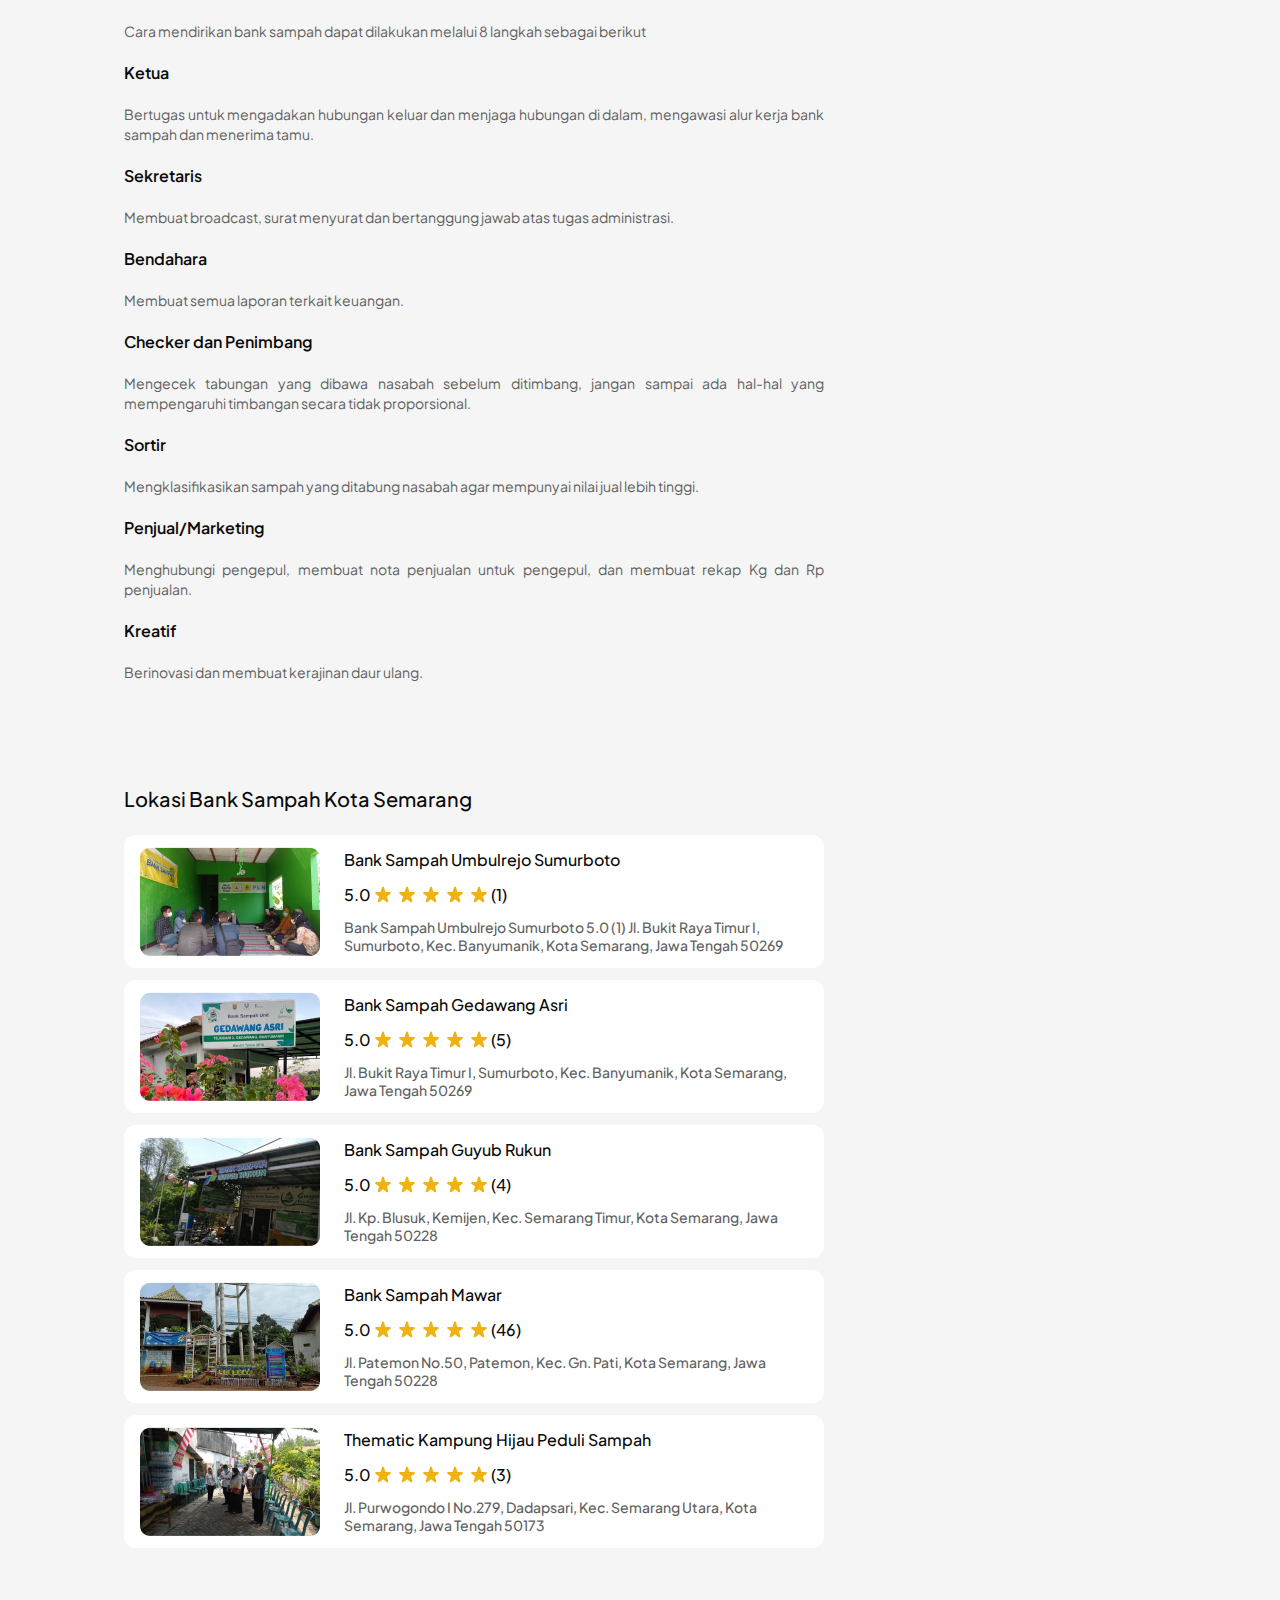
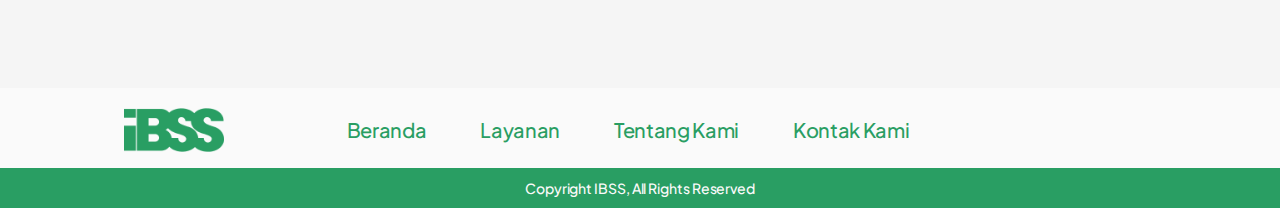
<file: HTML/layanan.html>
<html lang="en">

<head>
    <meta charset="UTF-8">
    <meta http-equiv="X-UA-Compatible" content="IE=edge">
    <meta name="viewport" content="width=device-width, initial-scale=1.0">
    <title>Informasi Bank Sampah Semarang</title>
    <link rel="stylesheet" href="../CSS/stylelayanan.css">
    <link rel="stylesheet" href="../JS/script.js">
    <link rel="shortcut icon" href="/IBSS/aset/Logo-IBSS.png" type="image/x-icon">

    <!--Boxicon CSS-->
    <link href="https://unpkg.com/boxicons@2.1.4/css/boxicons.min.css" rel="stylesheet">

    <!--Fonts-->
    <link rel="preconnect" href="https://fonts.googleapis.com">
    <link rel="preconnect" href="https://fonts.gstatic.com" crossorigin="">
    <link href="https://fonts.googleapis.com/css2?family=Plus+Jakarta+Sans:wght@400;600;700;800&amp;display=swap"
        rel="stylesheet">
</head>

<body>
    <!--Header-->
    <header>
        <nav>
            <a href="../index.html" class="logo"><img src="../aset/Logo-IBSS.png" alt="Logo"></a>
            <ul>
                <li><a href="../index.html">Beranda</a></li>
                <li><a href="../HTML/tentangkami.html">Tentang Kami</a></li>
                <li><a style="color: #299e63"; href="../HTML/layanan.html">Layanan</a></li>
                <li><a href="#">Kontak Kami</a></li>
            </ul>
        </nav>
    </header>
    <!-- Akhir Header -->

    <!-- Hero Image -->
    <main class="hero" id="hero">
        <div class="hero-container">
            <div class="hero-section">
                <h1 class="hero-head">Temukan berbagai <span style="color: #299E63;">informasi</span> tentang bank
                    sampah <span style="color: #299E63;">secara lengkap</span></h1>
                <p class="hero-description">Sebagai sumber informasi terpercaya, IBSS menyediakan berbagai informasi
                    yang lengkap mengenai bank sampah. Dengan keberagaman informasi yang disediakannya, IBSS menjadi
                    tempat yang tepat untuk mencari informasi mengenai bank sampah.</p>
                <form action="">
                    <input type="search" name="search" id="search" placeholder="pengertian bank sampah">
                    <label for="search" id="icon-search"><svg xmlns="http://www.w3.org/2000/svg" width="24" height="24"
                            viewBox="0 0 24 24">
                            <path fill="none" stroke="#757575" stroke-linecap="round" stroke-linejoin="round"
                                stroke-width="2"
                                d="m21 21l-4.343-4.343m0 0A8 8 0 1 0 5.343 5.343a8 8 0 0 0 11.314 11.314Z" />
                        </svg></label>
                </form>
            </div>
            <div class="hero-image">
                <img src="../aset/pattern_hero.png" alt="">
            </div>
        </div>
    </main>
    <!-- Akhir Hero Image -->

    <div class="container-articles-sidebar">
        <!-- Articles -->
        <article id="articles" class="articles">
            <section class="pengertian-bank-sampah" id="pengertian-bank-sampah">
                <h1 class="heading">Pengertian Bank Sampah</h1>
                <p class="description">Bank Sampah adalah suatu tempat yang digunakan untuk mengumpulkan sampah yang
                    sudah
                    dipilah-pilah. Hasil dari pengumpulan sampah yang sudah dipilah akan disetorkan ke tempat pembuatan
                    kerajinan dari sampah atau ke tempat Pengepul sampah. Bank sampah dikelola menggunakan sistem
                    seperti
                    perbankkan yang dilakukan oleh petugas sukarelawan. Bank Sampah berdiri karena adanya keprihatinan
                    masyarakat akan lingkungan hidup yang semakin lama semakin dipenuhi dengan sampah baik organik
                    maupun
                    anorganik. Sampah yang semakin banyak tentu akan menimbulkan banyak masalah, sehingga memerlukan
                    pengolahan seperti membuat sampah menjadi bahan yang berguna. Pengelolaan sampah dengan sistem bank
                    sampah ini diharapkan mampu membantu pemerintah dalam menangani sampah dan meningkatkan ekonomi
                    masyarakat.</p>
            </section>
            <section class="tujuan-bank-sampah" id="tujuan-bank-sampah">
                <h1 class="heading">Tujuan Bank Sampah</h1>
                <p class="description">Tujuan utama pendirian bank sampah adalah untuk membantu menangani pengolahan
                    sampah dan tujuan bank sampah selanjutnya adalah untuk menyadarkan masyarakat akan lingkungan yang
                    sehat, rapi, dan bersih. Bank sampah juga didirikan untuk mengubah sampah menjadi sesuatu yang lebih
                    berguna dalam masyarakat, misalnya untuk kerajinan dan pupuk yang memiliki nilai ekonomis. Bank
                    sampah memiliki beberapa manfaat bagi manusia dan lingkungan hidup, seperti membuat lingkungan lebih
                    bersih, menyadarkan masyarakat akan pentingnya kebersihan, dan membuat sampah menjadi Barang
                    Ekonomis.</p>
                <br>
                <p class="description">
                    Manfaat bank sampah untuk masyarakat adalah dapat menambah penghasilan masyarakat karena saat mereka
                    menukarkan sampah mereka akan mendapatkan imbalan berupa uang yang dikumpulkan dalam rekening yang
                    mereka miliki. Masyarakat dapat sewaktu-waktu mengambil uang pada tabungannya saat tabungannya sudah
                    terkumpul banyak. Imbalan yang diberikan kepada penabung tidak hanya berupa uang, tetapi ada pula
                    yang berupa bahan makanan pokok seperti gula, sabun, minyak dan beras. Bank sampah juga bermanfaat
                    bagi siswa yang kurang beruntung dalam hal finansial, beberapa sekolah telah menerapkan pembayaran
                    uang sekolah menggunakan sampah.
                </p>
            </section>
            <section class="manfaat-bank-sampah" id="manfaat-bank-sampah">
                <h1 class="heading">Manfaat Bank Sampah</h1>
                <p class="description">Bank sampah memiliki beberapa manfaat bagi manusia dan lingkungan hidup, seperti
                    membuat lingkungan lebih bersih, menyadarkan masyarakat akan pentingnya kebersihan, dan membuat
                    sampah menjadi Barang Ekonomis. Manfaat bank sampah untuk masyarakat adalah dapat menambah
                    penghasilan masyarakat karena saat mereka menukarkan sampah mereka akan mendapatkan imbalan berupa
                    uang yang dikumpulkan dalam rekening yang mereka miliki. Masyarakat dapat sewaktu-waktu mengambil
                    uang pada tabungannya saat tabungannya sudah terkumpul banyak. Imbalan yang diberikan kepada
                    penabung tidak hanya berupa uang, tetapi ada pula yang berupa bahan makanan pokok seperti gula,
                    sabun, minyak dan beras. Bank sampah juga bermanfaat bagi siswa yang kurang beruntung dalam hal
                    finansial, beberapa sekolah telah menerapkan pembayaran uang sekolah menggunakan sampah.</p>
                <br>
                <p class="description">
                    Bank sampah memiliki beberapa manfaat bagi manusia dan lingkungan hidup, seperti membuat lingkungan
                    lebih bersih, menyadarkan masyarakat akan pentingnya kebersihan, dan membuat sampah menjadi Barang
                    Ekonomis. Manfaat bank sampah untuk masyarakat adalah dapat menambah penghasilan masyarakat karena
                    saat mereka menukarkan sampah mereka akan mendapatkan imbalan berupa uang yang dikumpulkan dalam
                    rekening yang mereka miliki. Masyarakat dapat sewaktu-waktu mengambil uang pada tabungannya saat
                    tabungannya sudah terkumpul banyak. Imbalan yang diberikan kepada penabung tidak hanya berupa uang,
                    tetapi ada pula yang berupa bahan makanan pokok seperti gula, sabun, minyak dan beras. Bank sampah
                    juga bermanfaat bagi siswa yang kurang beruntung dalam hal finansial, beberapa sekolah telah
                    menerapkan pembayaran uang sekolah menggunakan sampah.
                </p>
            </section>
            <section class="alur-bank-sampah" id="alur-bank-sampah">
                <h1 class="heading">Alur Kerja Bank Sampah</h1>
                <p class="description">Alur kerja Bank Sampah melibatkan beberapa tahapan yang saling berkaitan. Berikut
                    adalah alur kerja Bank Sampah</p>
                <br>
                <h3 class="subheading">1. Nasabah datang dan registrasi oleh petugas</h3>
                <br>
                <p class="description">
                    Setiap anggota yang akan menyetorkan sampah wajib mengisi daftar hadir yang menjadi tanda bahwa
                    anggota tersebut telah menyetorkan sampahnya. Setelah anggota sudah mengisi daftar hadir, anggota
                    tersebut harus memperlihatkan sampah yang disetorkannya kepada petugas bank sampah tersebut.
                </p>
                <br>
                <h3 class="subheading">2. Memilah sampah yang disetor</h3>
                <br>
                <p class="description">
                    Jika anggota yang menyetorkan sampahnya belum memilah sampah tersebut petugas harus memilah
                    sampahnya sesuai dengan jenis sampah tersebut. Misalnya saja mencampurkan sampah plastik dengan
                    plastik lainnya. Sebaiknya petugas juga memberikan instruksi kepada anggota sebelum disetorkan ke
                    bank sampah harus dipilah terlebih dahulu.
                </p>
                <br>
                <h3 class="subheading">3. Tabungan di cek lalu ditimbang</h3>
                <br>
                <p class="description">
                    Sampah yang disetorkan harus ditimbang oleh petugas sesuai dengan jenisnya. Hal ini berguna untuk
                    menghitung berat sampah berdasarkan jenisnya dengan akurat sebab harganya pun berbeda. Setelah
                    ditimbang hasilnya akan dicatat oleh petugas di dalam catatan kecil kemudian diserahkan kepada
                    anggota.
                </p>
                <br>
                <h3 class="subheading">4. Petugas menulis jumlah tabungan di buku nasabah menurut jenis dan harganya
                </h3>
                <br>
                <p class="description">
                    Anggota yang sudah mendapatkan catatan harus menyetorkannya pada petugas khusus tabungan.
                    Pencatatannya di dalam buku induk bank sampah.
                </p>
                <br>
                <h3 class="subheading">5. Sampah yang ditampung dijual ke pengepul</h3>
                <br>
                <p class="description">
                    Sampah yang sudah disetorkan oleh anggota akan dimasukkan ke dalam wadah besar barulah kemudian jika
                    sudah banyak akan diambil oleh pengepul untuk dijadikan sebagai berbagai macam barang daur ulang
                    sampah yang menarik dan unik.
                </p>
                <br>
                <h3 class="subheading">6. Tim kreatif berinovasi membuat kerajinan daur ulang</h3>
                <br>
                <p class="description">
                    Sampah yang bisa dibuat untuk kerajinan akan dibuat kerajinan oleh tim kreatif.
                </p>
            </section>
            <section class="cara-mendirikan-bank-sampah" id="cara-mendirikan-bank-sampah">
                <h1 class="heading">Cara Mendirikan Bank Sampah</h1>
                <p class="description">Cara mendirikan bank sampah dapat dilakukan melalui 8 langkah sebagai berikut</p>
                <br>
                <p class="steps"><span
                        style="color: #0A0a0a; font-size: 16px; margin: 0 24px 0 0; font-weight: 500;">Langkah 1</span>
                    Siapkan calon anggota yang punya visi misi yang sama dalam membenahi lingkungan. </p>
                <br>
                <p class="steps"><span
                        style="color: #0A0a0a; font-size: 16px; margin: 0 24px 0 0; font-weight: 500;">Langkah 2</span>
                    Bentuklah struktur organisasi. </p>
                <br>
                <p class="steps"><span
                        style="color: #0A0a0a; font-size: 16px; margin: 0 24px 0 0; font-weight: 500;">Langkah 3</span>
                    Tentukan nama bank sampah. </p>
                <br>
                <p class="steps"><span
                        style="color: #0A0a0a; font-size: 16px; margin: 0 24px 0 0; font-weight: 500;">Langkah 4</span>
                    Tentukan hari penimbangan. </p>
                <br>
                <p class="steps"><span
                        style="color: #0A0a0a; font-size: 16px; margin: 0 24px 0 0; font-weight: 500;">Langkah 5</span>
                    Tentukan lokasi penimbangan. </p>
                <br>
                <p class="steps"><span
                        style="color: #0A0a0a; font-size: 16px; margin: 0 24px 0 0; font-weight: 500;">Langkah 6</span>
                    Siapkan timbangan dan pembukuan </p>
                <br>
                <p class="steps"><span
                        style="color: #0A0a0a; font-size: 16px; margin: 0 24px 0 0; font-weight: 500;">Langkah 7</span>
                    Izin pemerinta setempat dan buatlah Surat Keputusan Bank Sampah </p>
                <br>
                <p class="steps"><span
                        style="color: #0A0a0a; font-size: 16px; margin: 0 24px 0 0; font-weight: 500;">Langkah 8</span>
                    Sosialisasi Bank Sampah ke masyarakat. </p>
            </section>
            <section class="struktur-bank-sampah" id="struktur-bank-sampah">
                <h1 class="heading">Struktur Organisasi Bank Sampah</h1>
                <p class="description">Cara mendirikan bank sampah dapat dilakukan melalui 8 langkah sebagai berikut</p>
                <br>
                <h3 class="subheading">Ketua</h3>
                <br>
                <p class="description">
                    Bertugas untuk mengadakan hubungan keluar dan menjaga hubungan di dalam, mengawasi alur kerja bank
                    sampah dan menerima tamu.
                </p>
                <br>
                <h3 class="subheading">Sekretaris</h3>
                <br>
                <p class="description">
                    Membuat broadcast, surat menyurat dan bertanggung jawab atas tugas administrasi.
                </p>
                <br>
                <h3 class="subheading">Bendahara</h3>
                <br>
                <p class="description">
                    Membuat semua laporan terkait keuangan.
                </p>
                <br>
                <h3 class="subheading">Checker dan Penimbang
                </h3>
                <br>
                <p class="description">
                    Mengecek tabungan yang dibawa nasabah sebelum ditimbang, jangan sampai ada hal-hal yang mempengaruhi
                    timbangan secara tidak proporsional.
                </p>
                <br>
                <h3 class="subheading">Sortir</h3>
                <br>
                <p class="description">
                    Mengklasifikasikan sampah yang ditabung nasabah agar mempunyai nilai jual lebih tinggi.
                </p>
                <br>
                <h3 class="subheading">Penjual/Marketing</h3>
                <br>
                <p class="description">
                    Menghubungi pengepul, membuat nota penjualan untuk pengepul, dan membuat rekap Kg dan Rp penjualan.
                </p>
                <br>
                <h3 class="subheading">Kreatif</h3>
                <br>
                <p class="description">
                    Berinovasi dan membuat kerajinan daur ulang.
                </p>
            </section>
        </article>
        <!-- Akhir Articles -->
        <!-- Sidebar -->
        <aside class="sidebar" id="sidebar">
            <h1 class="heading">Table Of Content</h1>
            <ul>
                <li><a href="#pengertian-bank-sampah" class="links">Pengertian Bank Sampah</a></li>
                <li><a href="#tujuan-bank-sampah" class="links">Tujuan Bank Sampah</a></li>
                <li><a href="#manfaat-bank-sampah" class="links">Manfaat Bank Sampah</a></li>
                <li><a href="#alur-bank-sampah" class="links">Alur Kerja Bank Sampah</a></li>
                <li><a href="#cara-mendirikan-bank-sampah" class="links">Cara Mendirikan Bank Sampah</a></li>
                <li><a href="#struktur-bank-sampah" class="links">Struktur Organisasi Bank Sampah</a></li>
                <li><a href="#location" class="links">Lokasi Bank Sampah Semarang</a></li>
            </ul>
            <img src="../aset/vec.png" alt="">
        </aside>
        <!-- Akhir Sidebar -->
    </div>
    <!-- Lokasi Bank Sampah -->
    <section id="location" class="location">
        <h1 class="heading">Lokasi Bank Sampah Kota Semarang</h1>
        <div class="card">
            <div class="bank-sampah">
                <div class="image-section"><img src="../aset/gambar_lokasi.png" alt=""></div>
                <div class="description-section">
                    <h2 class="heading">Bank Sampah Umbulrejo Sumurboto</h2>
                    <div class="ratings">
                        <span style="color: #0A0a0a; font-size: 16px; font-weight: 500;">5.0</span>
                        <svg xmlns="http://www.w3.org/2000/svg" width="24" height="24" viewBox="0 0 24 24">
                            <path fill="#EEB211"
                                d="m12 17.3l-3.7 2.825q-.275.225-.6.213t-.575-.188q-.25-.175-.387-.475t-.013-.65L8.15 14.4l-3.625-2.575q-.3-.2-.375-.525t.025-.6q.1-.275.35-.488t.6-.212H9.6l1.45-4.8q.125-.35.388-.538T12 4.475q.3 0 .563.188t.387.537L14.4 10h4.475q.35 0 .6.213t.35.487q.1.275.025.6t-.375.525L15.85 14.4l1.425 4.625q.125.35-.012.65t-.388.475q-.25.175-.575.188t-.6-.213L12 17.3Z" />
                        </svg>
                        <svg xmlns="http://www.w3.org/2000/svg" width="24" height="24" viewBox="0 0 24 24">
                            <path fill="#EEB211"
                                d="m12 17.3l-3.7 2.825q-.275.225-.6.213t-.575-.188q-.25-.175-.387-.475t-.013-.65L8.15 14.4l-3.625-2.575q-.3-.2-.375-.525t.025-.6q.1-.275.35-.488t.6-.212H9.6l1.45-4.8q.125-.35.388-.538T12 4.475q.3 0 .563.188t.387.537L14.4 10h4.475q.35 0 .6.213t.35.487q.1.275.025.6t-.375.525L15.85 14.4l1.425 4.625q.125.35-.012.65t-.388.475q-.25.175-.575.188t-.6-.213L12 17.3Z" />
                        </svg>
                        <svg xmlns="http://www.w3.org/2000/svg" width="24" height="24" viewBox="0 0 24 24">
                            <path fill="#EEB211"
                                d="m12 17.3l-3.7 2.825q-.275.225-.6.213t-.575-.188q-.25-.175-.387-.475t-.013-.65L8.15 14.4l-3.625-2.575q-.3-.2-.375-.525t.025-.6q.1-.275.35-.488t.6-.212H9.6l1.45-4.8q.125-.35.388-.538T12 4.475q.3 0 .563.188t.387.537L14.4 10h4.475q.35 0 .6.213t.35.487q.1.275.025.6t-.375.525L15.85 14.4l1.425 4.625q.125.35-.012.65t-.388.475q-.25.175-.575.188t-.6-.213L12 17.3Z" />
                        </svg>
                        <svg xmlns="http://www.w3.org/2000/svg" width="24" height="24" viewBox="0 0 24 24">
                            <path fill="#EEB211"
                                d="m12 17.3l-3.7 2.825q-.275.225-.6.213t-.575-.188q-.25-.175-.387-.475t-.013-.65L8.15 14.4l-3.625-2.575q-.3-.2-.375-.525t.025-.6q.1-.275.35-.488t.6-.212H9.6l1.45-4.8q.125-.35.388-.538T12 4.475q.3 0 .563.188t.387.537L14.4 10h4.475q.35 0 .6.213t.35.487q.1.275.025.6t-.375.525L15.85 14.4l1.425 4.625q.125.35-.012.65t-.388.475q-.25.175-.575.188t-.6-.213L12 17.3Z" />
                        </svg>
                        <svg xmlns="http://www.w3.org/2000/svg" width="24" height="24" viewBox="0 0 24 24">
                            <path fill="#EEB211"
                                d="m12 17.3l-3.7 2.825q-.275.225-.6.213t-.575-.188q-.25-.175-.387-.475t-.013-.65L8.15 14.4l-3.625-2.575q-.3-.2-.375-.525t.025-.6q.1-.275.35-.488t.6-.212H9.6l1.45-4.8q.125-.35.388-.538T12 4.475q.3 0 .563.188t.387.537L14.4 10h4.475q.35 0 .6.213t.35.487q.1.275.025.6t-.375.525L15.85 14.4l1.425 4.625q.125.35-.012.65t-.388.475q-.25.175-.575.188t-.6-.213L12 17.3Z" />
                        </svg>
                        <span style="color: #0A0a0a; font-size: 16px; font-weight: 500;">(1)</span>
                    </div>
                    <p class="addres">Bank Sampah Umbulrejo Sumurboto
                        5.0
                        (1)
                        Jl. Bukit Raya Timur I, Sumurboto, Kec. Banyumanik, Kota Semarang, Jawa Tengah 50269</p>
                </div>
            </div>
            <div class="bank-sampah">
                <div class="image-section"><img src="../aset/gambar_lokasi(2).png" alt=""></div>
                <div class="description-section">
                    <h2 class="heading">Bank Sampah Gedawang Asri</h2>
                    <div class="ratings">
                        <span style="color: #0A0a0a; font-size: 16px; font-weight: 500;">5.0</span>
                        <svg xmlns="http://www.w3.org/2000/svg" width="24" height="24" viewBox="0 0 24 24">
                            <path fill="#EEB211"
                                d="m12 17.3l-3.7 2.825q-.275.225-.6.213t-.575-.188q-.25-.175-.387-.475t-.013-.65L8.15 14.4l-3.625-2.575q-.3-.2-.375-.525t.025-.6q.1-.275.35-.488t.6-.212H9.6l1.45-4.8q.125-.35.388-.538T12 4.475q.3 0 .563.188t.387.537L14.4 10h4.475q.35 0 .6.213t.35.487q.1.275.025.6t-.375.525L15.85 14.4l1.425 4.625q.125.35-.012.65t-.388.475q-.25.175-.575.188t-.6-.213L12 17.3Z" />
                        </svg>
                        <svg xmlns="http://www.w3.org/2000/svg" width="24" height="24" viewBox="0 0 24 24">
                            <path fill="#EEB211"
                                d="m12 17.3l-3.7 2.825q-.275.225-.6.213t-.575-.188q-.25-.175-.387-.475t-.013-.65L8.15 14.4l-3.625-2.575q-.3-.2-.375-.525t.025-.6q.1-.275.35-.488t.6-.212H9.6l1.45-4.8q.125-.35.388-.538T12 4.475q.3 0 .563.188t.387.537L14.4 10h4.475q.35 0 .6.213t.35.487q.1.275.025.6t-.375.525L15.85 14.4l1.425 4.625q.125.35-.012.65t-.388.475q-.25.175-.575.188t-.6-.213L12 17.3Z" />
                        </svg>
                        <svg xmlns="http://www.w3.org/2000/svg" width="24" height="24" viewBox="0 0 24 24">
                            <path fill="#EEB211"
                                d="m12 17.3l-3.7 2.825q-.275.225-.6.213t-.575-.188q-.25-.175-.387-.475t-.013-.65L8.15 14.4l-3.625-2.575q-.3-.2-.375-.525t.025-.6q.1-.275.35-.488t.6-.212H9.6l1.45-4.8q.125-.35.388-.538T12 4.475q.3 0 .563.188t.387.537L14.4 10h4.475q.35 0 .6.213t.35.487q.1.275.025.6t-.375.525L15.85 14.4l1.425 4.625q.125.35-.012.65t-.388.475q-.25.175-.575.188t-.6-.213L12 17.3Z" />
                        </svg>
                        <svg xmlns="http://www.w3.org/2000/svg" width="24" height="24" viewBox="0 0 24 24">
                            <path fill="#EEB211"
                                d="m12 17.3l-3.7 2.825q-.275.225-.6.213t-.575-.188q-.25-.175-.387-.475t-.013-.65L8.15 14.4l-3.625-2.575q-.3-.2-.375-.525t.025-.6q.1-.275.35-.488t.6-.212H9.6l1.45-4.8q.125-.35.388-.538T12 4.475q.3 0 .563.188t.387.537L14.4 10h4.475q.35 0 .6.213t.35.487q.1.275.025.6t-.375.525L15.85 14.4l1.425 4.625q.125.35-.012.65t-.388.475q-.25.175-.575.188t-.6-.213L12 17.3Z" />
                        </svg>
                        <svg xmlns="http://www.w3.org/2000/svg" width="24" height="24" viewBox="0 0 24 24">
                            <path fill="#EEB211"
                                d="m12 17.3l-3.7 2.825q-.275.225-.6.213t-.575-.188q-.25-.175-.387-.475t-.013-.65L8.15 14.4l-3.625-2.575q-.3-.2-.375-.525t.025-.6q.1-.275.35-.488t.6-.212H9.6l1.45-4.8q.125-.35.388-.538T12 4.475q.3 0 .563.188t.387.537L14.4 10h4.475q.35 0 .6.213t.35.487q.1.275.025.6t-.375.525L15.85 14.4l1.425 4.625q.125.35-.012.65t-.388.475q-.25.175-.575.188t-.6-.213L12 17.3Z" />
                        </svg>
                        <span style="color: #0A0a0a; font-size: 16px; font-weight: 500;">(5)</span>
                    </div>
                    <p class="addres">Jl. Bukit Raya Timur I, Sumurboto, Kec. Banyumanik, Kota Semarang, Jawa Tengah
                        50269</p>
                </div>
            </div>
            <div class="bank-sampah">
                <div class="image-section"><img src="../aset/gambar_lokasi(3).png" alt=""></div>
                <div class="description-section">
                    <h2 class="heading">Bank Sampah Guyub Rukun</h2>
                    <div class="ratings">
                        <span style="color: #0A0a0a; font-size: 16px; font-weight: 500;">5.0</span>
                        <svg xmlns="http://www.w3.org/2000/svg" width="24" height="24" viewBox="0 0 24 24">
                            <path fill="#EEB211"
                                d="m12 17.3l-3.7 2.825q-.275.225-.6.213t-.575-.188q-.25-.175-.387-.475t-.013-.65L8.15 14.4l-3.625-2.575q-.3-.2-.375-.525t.025-.6q.1-.275.35-.488t.6-.212H9.6l1.45-4.8q.125-.35.388-.538T12 4.475q.3 0 .563.188t.387.537L14.4 10h4.475q.35 0 .6.213t.35.487q.1.275.025.6t-.375.525L15.85 14.4l1.425 4.625q.125.35-.012.65t-.388.475q-.25.175-.575.188t-.6-.213L12 17.3Z" />
                        </svg>
                        <svg xmlns="http://www.w3.org/2000/svg" width="24" height="24" viewBox="0 0 24 24">
                            <path fill="#EEB211"
                                d="m12 17.3l-3.7 2.825q-.275.225-.6.213t-.575-.188q-.25-.175-.387-.475t-.013-.65L8.15 14.4l-3.625-2.575q-.3-.2-.375-.525t.025-.6q.1-.275.35-.488t.6-.212H9.6l1.45-4.8q.125-.35.388-.538T12 4.475q.3 0 .563.188t.387.537L14.4 10h4.475q.35 0 .6.213t.35.487q.1.275.025.6t-.375.525L15.85 14.4l1.425 4.625q.125.35-.012.65t-.388.475q-.25.175-.575.188t-.6-.213L12 17.3Z" />
                        </svg>
                        <svg xmlns="http://www.w3.org/2000/svg" width="24" height="24" viewBox="0 0 24 24">
                            <path fill="#EEB211"
                                d="m12 17.3l-3.7 2.825q-.275.225-.6.213t-.575-.188q-.25-.175-.387-.475t-.013-.65L8.15 14.4l-3.625-2.575q-.3-.2-.375-.525t.025-.6q.1-.275.35-.488t.6-.212H9.6l1.45-4.8q.125-.35.388-.538T12 4.475q.3 0 .563.188t.387.537L14.4 10h4.475q.35 0 .6.213t.35.487q.1.275.025.6t-.375.525L15.85 14.4l1.425 4.625q.125.35-.012.65t-.388.475q-.25.175-.575.188t-.6-.213L12 17.3Z" />
                        </svg>
                        <svg xmlns="http://www.w3.org/2000/svg" width="24" height="24" viewBox="0 0 24 24">
                            <path fill="#EEB211"
                                d="m12 17.3l-3.7 2.825q-.275.225-.6.213t-.575-.188q-.25-.175-.387-.475t-.013-.65L8.15 14.4l-3.625-2.575q-.3-.2-.375-.525t.025-.6q.1-.275.35-.488t.6-.212H9.6l1.45-4.8q.125-.35.388-.538T12 4.475q.3 0 .563.188t.387.537L14.4 10h4.475q.35 0 .6.213t.35.487q.1.275.025.6t-.375.525L15.85 14.4l1.425 4.625q.125.35-.012.65t-.388.475q-.25.175-.575.188t-.6-.213L12 17.3Z" />
                        </svg>
                        <svg xmlns="http://www.w3.org/2000/svg" width="24" height="24" viewBox="0 0 24 24">
                            <path fill="#EEB211"
                                d="m12 17.3l-3.7 2.825q-.275.225-.6.213t-.575-.188q-.25-.175-.387-.475t-.013-.65L8.15 14.4l-3.625-2.575q-.3-.2-.375-.525t.025-.6q.1-.275.35-.488t.6-.212H9.6l1.45-4.8q.125-.35.388-.538T12 4.475q.3 0 .563.188t.387.537L14.4 10h4.475q.35 0 .6.213t.35.487q.1.275.025.6t-.375.525L15.85 14.4l1.425 4.625q.125.35-.012.65t-.388.475q-.25.175-.575.188t-.6-.213L12 17.3Z" />
                        </svg>
                        <span style="color: #0A0a0a; font-size: 16px; font-weight: 500;">(4)</span>
                    </div>
                    <p class="addres">Jl. Kp. Blusuk, Kemijen, Kec. Semarang Timur, Kota Semarang, Jawa Tengah 50228</p>
                </div>
            </div>
            <div class="bank-sampah">
                <div class="image-section"><img src="../aset/gambar_lokasi(4).png" alt=""></div>
                <div class="description-section">
                    <h2 class="heading">Bank Sampah Mawar</h2>
                    <div class="ratings">
                        <span style="color: #0A0a0a; font-size: 16px; font-weight: 500;">5.0</span>
                        <svg xmlns="http://www.w3.org/2000/svg" width="24" height="24" viewBox="0 0 24 24">
                            <path fill="#EEB211"
                                d="m12 17.3l-3.7 2.825q-.275.225-.6.213t-.575-.188q-.25-.175-.387-.475t-.013-.65L8.15 14.4l-3.625-2.575q-.3-.2-.375-.525t.025-.6q.1-.275.35-.488t.6-.212H9.6l1.45-4.8q.125-.35.388-.538T12 4.475q.3 0 .563.188t.387.537L14.4 10h4.475q.35 0 .6.213t.35.487q.1.275.025.6t-.375.525L15.85 14.4l1.425 4.625q.125.35-.012.65t-.388.475q-.25.175-.575.188t-.6-.213L12 17.3Z" />
                        </svg>
                        <svg xmlns="http://www.w3.org/2000/svg" width="24" height="24" viewBox="0 0 24 24">
                            <path fill="#EEB211"
                                d="m12 17.3l-3.7 2.825q-.275.225-.6.213t-.575-.188q-.25-.175-.387-.475t-.013-.65L8.15 14.4l-3.625-2.575q-.3-.2-.375-.525t.025-.6q.1-.275.35-.488t.6-.212H9.6l1.45-4.8q.125-.35.388-.538T12 4.475q.3 0 .563.188t.387.537L14.4 10h4.475q.35 0 .6.213t.35.487q.1.275.025.6t-.375.525L15.85 14.4l1.425 4.625q.125.35-.012.65t-.388.475q-.25.175-.575.188t-.6-.213L12 17.3Z" />
                        </svg>
                        <svg xmlns="http://www.w3.org/2000/svg" width="24" height="24" viewBox="0 0 24 24">
                            <path fill="#EEB211"
                                d="m12 17.3l-3.7 2.825q-.275.225-.6.213t-.575-.188q-.25-.175-.387-.475t-.013-.65L8.15 14.4l-3.625-2.575q-.3-.2-.375-.525t.025-.6q.1-.275.35-.488t.6-.212H9.6l1.45-4.8q.125-.35.388-.538T12 4.475q.3 0 .563.188t.387.537L14.4 10h4.475q.35 0 .6.213t.35.487q.1.275.025.6t-.375.525L15.85 14.4l1.425 4.625q.125.35-.012.65t-.388.475q-.25.175-.575.188t-.6-.213L12 17.3Z" />
                        </svg>
                        <svg xmlns="http://www.w3.org/2000/svg" width="24" height="24" viewBox="0 0 24 24">
                            <path fill="#EEB211"
                                d="m12 17.3l-3.7 2.825q-.275.225-.6.213t-.575-.188q-.25-.175-.387-.475t-.013-.65L8.15 14.4l-3.625-2.575q-.3-.2-.375-.525t.025-.6q.1-.275.35-.488t.6-.212H9.6l1.45-4.8q.125-.35.388-.538T12 4.475q.3 0 .563.188t.387.537L14.4 10h4.475q.35 0 .6.213t.35.487q.1.275.025.6t-.375.525L15.85 14.4l1.425 4.625q.125.35-.012.65t-.388.475q-.25.175-.575.188t-.6-.213L12 17.3Z" />
                        </svg>
                        <svg xmlns="http://www.w3.org/2000/svg" width="24" height="24" viewBox="0 0 24 24">
                            <path fill="#EEB211"
                                d="m12 17.3l-3.7 2.825q-.275.225-.6.213t-.575-.188q-.25-.175-.387-.475t-.013-.65L8.15 14.4l-3.625-2.575q-.3-.2-.375-.525t.025-.6q.1-.275.35-.488t.6-.212H9.6l1.45-4.8q.125-.35.388-.538T12 4.475q.3 0 .563.188t.387.537L14.4 10h4.475q.35 0 .6.213t.35.487q.1.275.025.6t-.375.525L15.85 14.4l1.425 4.625q.125.35-.012.65t-.388.475q-.25.175-.575.188t-.6-.213L12 17.3Z" />
                        </svg>
                        <span style="color: #0A0a0a; font-size: 16px; font-weight: 500;">(46)</span>
                    </div>
                    <p class="addres">Jl. Patemon No.50, Patemon, Kec. Gn. Pati, Kota Semarang, Jawa Tengah 50228</p>
                </div>
            </div>
            <div class="bank-sampah">
                <div class="image-section"><img src="../aset/gambar_lokasi(5).png" alt=""></div>
                <div class="description-section">
                    <h2 class="heading">Thematic Kampung Hijau Peduli Sampah</h2>
                    <div class="ratings">
                        <span style="color: #0A0a0a; font-size: 16px; font-weight: 500;">5.0</span>
                        <svg xmlns="http://www.w3.org/2000/svg" width="24" height="24" viewBox="0 0 24 24">
                            <path fill="#EEB211"
                                d="m12 17.3l-3.7 2.825q-.275.225-.6.213t-.575-.188q-.25-.175-.387-.475t-.013-.65L8.15 14.4l-3.625-2.575q-.3-.2-.375-.525t.025-.6q.1-.275.35-.488t.6-.212H9.6l1.45-4.8q.125-.35.388-.538T12 4.475q.3 0 .563.188t.387.537L14.4 10h4.475q.35 0 .6.213t.35.487q.1.275.025.6t-.375.525L15.85 14.4l1.425 4.625q.125.35-.012.65t-.388.475q-.25.175-.575.188t-.6-.213L12 17.3Z" />
                        </svg>
                        <svg xmlns="http://www.w3.org/2000/svg" width="24" height="24" viewBox="0 0 24 24">
                            <path fill="#EEB211"
                                d="m12 17.3l-3.7 2.825q-.275.225-.6.213t-.575-.188q-.25-.175-.387-.475t-.013-.65L8.15 14.4l-3.625-2.575q-.3-.2-.375-.525t.025-.6q.1-.275.35-.488t.6-.212H9.6l1.45-4.8q.125-.35.388-.538T12 4.475q.3 0 .563.188t.387.537L14.4 10h4.475q.35 0 .6.213t.35.487q.1.275.025.6t-.375.525L15.85 14.4l1.425 4.625q.125.35-.012.65t-.388.475q-.25.175-.575.188t-.6-.213L12 17.3Z" />
                        </svg>
                        <svg xmlns="http://www.w3.org/2000/svg" width="24" height="24" viewBox="0 0 24 24">
                            <path fill="#EEB211"
                                d="m12 17.3l-3.7 2.825q-.275.225-.6.213t-.575-.188q-.25-.175-.387-.475t-.013-.65L8.15 14.4l-3.625-2.575q-.3-.2-.375-.525t.025-.6q.1-.275.35-.488t.6-.212H9.6l1.45-4.8q.125-.35.388-.538T12 4.475q.3 0 .563.188t.387.537L14.4 10h4.475q.35 0 .6.213t.35.487q.1.275.025.6t-.375.525L15.85 14.4l1.425 4.625q.125.35-.012.65t-.388.475q-.25.175-.575.188t-.6-.213L12 17.3Z" />
                        </svg>
                        <svg xmlns="http://www.w3.org/2000/svg" width="24" height="24" viewBox="0 0 24 24">
                            <path fill="#EEB211"
                                d="m12 17.3l-3.7 2.825q-.275.225-.6.213t-.575-.188q-.25-.175-.387-.475t-.013-.65L8.15 14.4l-3.625-2.575q-.3-.2-.375-.525t.025-.6q.1-.275.35-.488t.6-.212H9.6l1.45-4.8q.125-.35.388-.538T12 4.475q.3 0 .563.188t.387.537L14.4 10h4.475q.35 0 .6.213t.35.487q.1.275.025.6t-.375.525L15.85 14.4l1.425 4.625q.125.35-.012.65t-.388.475q-.25.175-.575.188t-.6-.213L12 17.3Z" />
                        </svg>
                        <svg xmlns="http://www.w3.org/2000/svg" width="24" height="24" viewBox="0 0 24 24">
                            <path fill="#EEB211"
                                d="m12 17.3l-3.7 2.825q-.275.225-.6.213t-.575-.188q-.25-.175-.387-.475t-.013-.65L8.15 14.4l-3.625-2.575q-.3-.2-.375-.525t.025-.6q.1-.275.35-.488t.6-.212H9.6l1.45-4.8q.125-.35.388-.538T12 4.475q.3 0 .563.188t.387.537L14.4 10h4.475q.35 0 .6.213t.35.487q.1.275.025.6t-.375.525L15.85 14.4l1.425 4.625q.125.35-.012.65t-.388.475q-.25.175-.575.188t-.6-.213L12 17.3Z" />
                        </svg>
                        <span style="color: #0A0a0a; font-size: 16px; font-weight: 500;">(3)</span>
                    </div>
                    <p class="addres">Jl. Purwogondo I No.279, Dadapsari, Kec. Semarang Utara, Kota Semarang, Jawa
                        Tengah 50173</p>
                </div>
            </div>
        </div>
    </section>
    <!-- Akhir Lokasi Bank Sampah -->
    <!--Footer-->
    <footer>
        <div class="logo"><a href="../index.html"><img src="../aset/Logo-IBSS.png" alt="Logo"></a></div>
        <div class="footer-nav">
            <ul>
                <li><a class="text-color" href="../index.html">Beranda</a></li>
                <li><a class="text-color" href="../HTML/layanan.html">Layanan</a></li>
                <li><a class="text-color" href="../HTML/tentangkami.html">Tentang Kami</a></li>
                <li><a class="text-color" href="#">Kontak Kami</a></li>
            </ul>
        </div>
        <div class="copyright">
            <p>Copyright IBSS, All Rights Reserved</p>
        </div>
    </footer>
    <!-- Akhir Footer -->
</body>

</html>
</file>
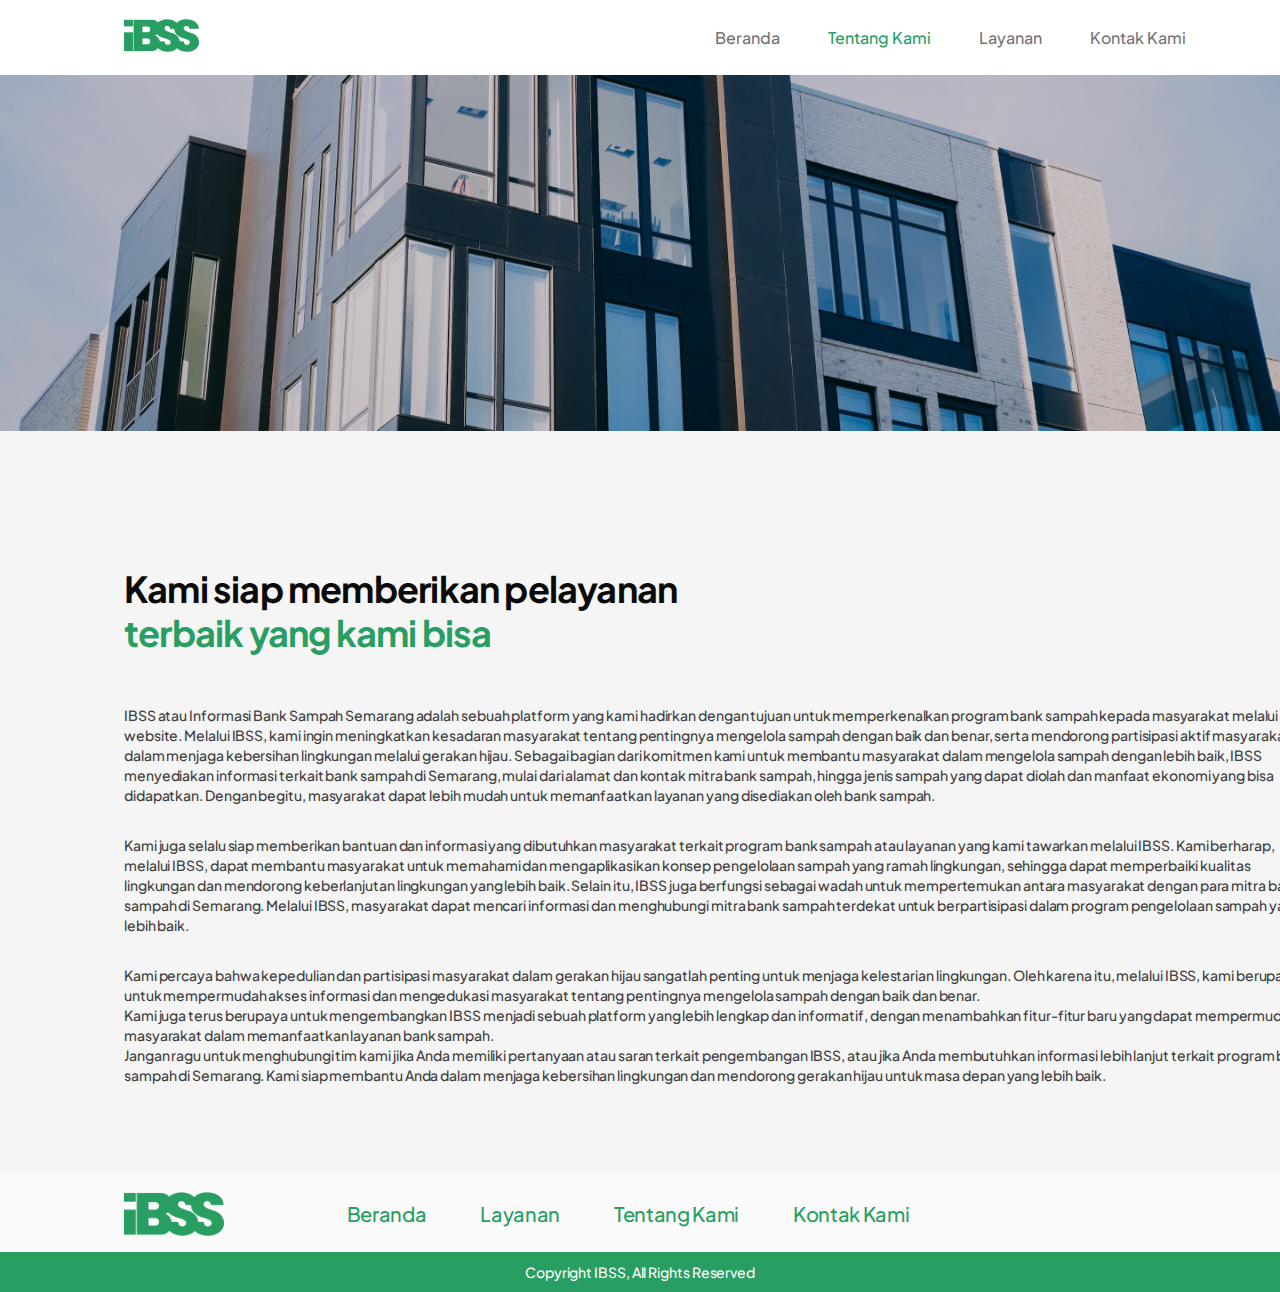
<file: HTML/tentangkami.html>
<!DOCTYPE html>
<html lang="en">
<head>
    <meta charset="UTF-8">
    <meta http-equiv="X-UA-Compatible" content="IE=edge">
    <meta name="viewport" content="width=device-width, initial-scale=1.0">
    <title>Informasi Bank Sampah Semarang</title>
    <link rel="stylesheet" href="../CSS/styletentangkami.css">
    <link rel="stylesheet" href="../JS/script.js">
    <link rel="shortcut icon" href="/IBSS/aset/Logo-IBSS.png" type="image/x-icon">

    <!--Boxicon CSS-->
    <link href="https://unpkg.com/boxicons@2.1.4/css/boxicons.min.css" rel="stylesheet">

    <!--Fonts-->
    <link rel="preconnect" href="https://fonts.googleapis.com">
    <link rel="preconnect" href="https://fonts.gstatic.com" crossorigin="">
    <link href="https://fonts.googleapis.com/css2?family=Plus+Jakarta+Sans:wght@400;600;700;800&amp;display=swap" rel="stylesheet">
  </head>
<body>
    <!--Header-->
    <header>
        <nav>
            <a href="../index.html" class="logo"><img src="../aset/Logo-IBSS.png" alt="Logo"></a>
            <ul>
            <li><a href="../index.html">Beranda</a></li>
            <li><a style="color: #299e63"; href="../HTML/tentangkami.html">Tentang Kami</a></li>
            <li><a href="../HTML/layanan.html">Layanan</a></li>
            <li><a href="#">Kontak Kami</a></li>
            </ul>
        </nav>
        </header>
    <!--Akhir Header-->
    <!--Hero Image-->
    <main class="hero">
        <div class="hero-image">
            <img src="../aset/picture2.png" alt="Gedung">
        </div>
        <div class="hero-description">
            <h1 class="title">Kami siap memberikan pelayanan <span style="color: #299e63;">terbaik yang kami bisa</span></h1>
            <p class="description">IBSS atau Informasi Bank Sampah Semarang adalah sebuah platform yang kami hadirkan dengan tujuan untuk memperkenalkan program bank sampah kepada masyarakat melalui website. Melalui IBSS, kami ingin meningkatkan kesadaran masyarakat tentang pentingnya mengelola sampah dengan baik dan benar, serta mendorong partisipasi aktif masyarakat dalam menjaga kebersihan lingkungan melalui gerakan hijau. Sebagai bagian dari komitmen kami untuk membantu masyarakat dalam mengelola sampah dengan lebih baik, IBSS menyediakan informasi terkait bank sampah di Semarang, mulai dari alamat dan kontak mitra bank sampah, hingga jenis sampah yang dapat diolah dan manfaat ekonomi yang bisa didapatkan. Dengan begitu, masyarakat dapat lebih mudah untuk memanfaatkan layanan yang disediakan oleh bank sampah.</p>
            <p class="description"> Kami juga selalu siap memberikan bantuan dan informasi yang dibutuhkan masyarakat terkait program bank sampah atau layanan yang kami tawarkan melalui IBSS. Kami berharap, melalui IBSS, dapat membantu masyarakat untuk memahami dan mengaplikasikan konsep pengelolaan sampah yang ramah lingkungan, sehingga dapat memperbaiki kualitas lingkungan dan mendorong keberlanjutan lingkungan yang lebih baik. Selain itu, IBSS juga berfungsi sebagai wadah untuk mempertemukan antara masyarakat dengan para mitra bank sampah di Semarang. Melalui IBSS, masyarakat dapat mencari informasi dan menghubungi mitra bank sampah terdekat untuk berpartisipasi dalam program pengelolaan sampah yang lebih baik.</p>
            <p class="description">Kami percaya bahwa kepedulian dan partisipasi masyarakat dalam gerakan hijau sangatlah penting untuk menjaga kelestarian lingkungan. Oleh karena itu, melalui IBSS, kami berupaya untuk mempermudah akses informasi dan mengedukasi masyarakat tentang pentingnya mengelola sampah dengan baik dan benar.
                <br>Kami juga terus berupaya untuk mengembangkan IBSS menjadi sebuah platform yang lebih lengkap dan informatif, dengan menambahkan fitur-fitur baru yang dapat mempermudah masyarakat dalam memanfaatkan layanan bank sampah.
                <br> Jangan ragu untuk menghubungi tim kami jika Anda memiliki pertanyaan atau saran terkait pengembangan IBSS, atau jika Anda membutuhkan informasi lebih lanjut terkait program bank sampah di Semarang. Kami siap membantu Anda dalam menjaga kebersihan lingkungan dan mendorong gerakan hijau untuk masa depan yang lebih baik.</p>
        </div>
    </main>
    <!--Akhir Hero Image-->
    <!--Footer-->
    <footer>
        <div class="logo"><a href="../index.html"><img src="../aset/Logo-IBSS.png" alt="Logo"></a></div>
        <div class="footer-nav">
            <ul>
                <li><a class="text-color" href="../index.html">Beranda</a></li>
                <li><a class="text-color" href="../HTML/layanan.html">Layanan</a></li>
                <li><a class="text-color" href="../HTML/tentangkami.html">Tentang Kami</a></li>
                <li><a class="text-color" href="#">Kontak Kami</a></li>
            </ul>
        </div>
        <div class="copyright">
            <p>Copyright IBSS, All Rights Reserved</p>
        </div>
    </footer>
    <!--Akhir Footer-->
</body>
</html>
</file>
<file: CSS/style.css>
* {
    padding: 0px;
    margin: 0px;
    box-sizing: border-box;
    font-family: "Plus Jakarta Sans", sans-serif;
    list-style: none;
    text-decoration: none;
  }
  
  body {
    background-color: #f5f5f5;
    width: 100%;
  }
  
  /*Header*/
  header {
    height: 75px;
    top: 0;
    right: 0;
    width: 100%;
    align-items: center;
    display: flex;
    padding: 0px 50px 0px 124px;
    background-color: #fff;
    box-shadow: 0px 1px 2px rgba(0, 0, 0, 0.12);
  }
  
  nav {
    display: flex;
    background-color: rgb(255, 255, 255);
    height: 40px;
    width: 100%;
    align-items: center;
    justify-content: space-between;
  }
  
  nav img {
    width: 75px;
  }
  
  nav ul {
    display: flex;
    justify-content: space-between;
    align-items: center;
    margin-right: 20px;
  }
  
  nav ul li {
    margin: 0px 7px;
  }
  
  nav ul li a:hover {
    color: #299E63;
  }
  
  nav ul li a::after {
    color: #299E63;
  }
  
  nav ul li a {
    color: #757575;
    font-size: 16px;
    font-weight: 500;
    padding: 5px 17px;
    position: relative;
  }
  
  nav ul li a::before,
  nav ul li a::after {
    content: "";
    position: absolute;
    bottom: 0;
    height: 1.5px;
    width: 0;
    background-color: #299e63;
    transition: all 0.5s ease-in-out;
  }
  
  nav ul li a::before {
    left: 50%;
  }
  
  nav ul li a::after {
    right: 50%;
  }
  
  nav ul li a:hover::before,
  nav ul li a:hover::after {
    width: 40%;
  }
  
  /*Main Content*/
  main {
    text-align: center;
  }
  
  main .hero-container {
    width: 100%;
    background-color: #f5f5f5;
    height: 224px;
    margin: 80px 0 80px;
    padding-left: 124px;
    align-items: center;
    position: relative;
  }
  
  main .hero-section {
    width: 650px;
    padding: 0px 0px;
  }
  
  .hero-head {
    font-size: 44px;
    font-weight: 700;
    color: #0a0a0a;
    text-align: left;
  }
  
  .hero-description {
    color: #757575;
    padding-top: 24px;
    font-size: 16px;
    letter-spacing: -0.011em;
    text-align: justify;
  }
  
  .text-color {
    color: #299e63;
  }
  
  main .hero-rectangle {
    width: 50px;
    height: 96px;
    background: #299e63;
    left: 0;
    top: 3px;
    position: absolute;
  }
  
  .picture {
    width: 100%;
    height: 572px;
    justify-content: center;
  }
  
  .picture img {
    width: 100%;
  }
  
  .picture-container {
    background-size: cover;
    background-repeat: no-repeat;
    width: 100%;
    height: 400px;
    position: relative;
  }
  
  .picture .grafik {
    display: flex;
    box-sizing: border-box;
    align-items: center;
    width: 924px;
    height: 144px;
    position: absolute;
    margin-bottom: -90px;
    bottom: 0px;
    left: 50%;
    padding: 24px 200px;
    justify-content: space-between;
    transform: translateX(-50%);
    background-color: #299e63;
  }
  
  .grafik h3,
  .grafik p {
    color: #fff;
    text-align: left;
  }
  
  .grafik h3 {
    font-size: 44px;
    font-weight: 700;
  }
  
  .grafik p {
    font-weight: 500;
    font-size: 14px;
  }
  
  .grafik .persen {
    font-weight: 500;
    font-size: 28px;
  }
  
  .grafik .line {
    width: 1px;
    margin: 52px 48px;
    height: 40px;
    background-color: #c2c2c2;
  }
  
  /*Tentang Kami*/
  
  .tentang-kami {
    box-sizing: border-box;
    justify-content: center;
    width: 100%;
    height: 460px;
    background-color: #f5f5f5;
    margin: 0 auto;
    display: flex;
  }
  
  .picture-tentang-kami img {
    width: 400px;
    margin: 0px 130px 23px -15px;
  }
  
  .tentang-kami-description {
    text-align: left;
    width: 588px;
  }
  
  .description-title {
    font-weight: 700;
    font-size: 36px;
    letter-spacing: -0.022em;
    color: #0a0a0a;
    margin: 0px 101px 40px 0px;
  }
  
  .decsription-text {
    font-weight: 500;
    font-size: 14px;
    color: #404040;
    letter-spacing: -0.006em;
  }
  
  .btn-1 {
    margin: 20px 0px 0px -10px;
    width: 144px;
    height: 24x;
    display: flex;
    align-items: center;
    justify-content: space-evenly;
    font-weight: 500;
    font-size: 12px;
    letter-spacing: 0px;
    border: none;
    position: relative;
    background-color: transparent;
    transition: 0.2s cubic-bezier(0.19, 1, 0.22, 1);
    color: #0a0a0a;
    cursor: pointer;
  }
  
  .btn-1::after {
    content: "";
    border-bottom: 2px solid black;
    width: 0;
    height: 100%;
    position: absolute;
    margin-top: 0px;
    top: 0;
    left: 11px;
    visibility: hidden;
    opacity: 1;
    transition: 0.2s linear;
  }
  
  .btn-1 .icon {
    transform: translateX(0%);
    transition: 0.2s linear;
    animation: attention 1.2s linear infinite;
  }
  
  .btn-1:hover::after {
    visibility: visible;
    opacity: 1;
    width: 90%;
  }
  
  .btn-1:hover {
    letter-spacing: 0.5px;
    opacity: 1;
  }
  
  .btn-1:hover>.icon {
    transform: translateX(30%);
    animation: none;
  }
  
  .arrow {
    font-size: 24px;
    margin-top: 2px;
  }
  
  /*Tujuan Kami*/
  .tujuan-container {
    height: 488px;
    width: 100%;
    margin: 100px auto 80px;
    padding: 0px 124px;
    background-color: #f5f5f5;
    display: flex;
  }
  
  .tujuan-description {
    width: 588px;
    height: 488px;
    display: flex;
    left: 0px;
    margin-right: 104px;
    flex-direction: column;
  }
  
  .tujuan-description-head {
    color: #0a0a0a;
    font-weight: 700;
    font-size: 36px;
    letter-spacing: -0.022em;
    text-align: left;
  }
  
  .tujuan-description-text {
    list-style: none;
    margin-top: 32px;
    flex-direction: column;
    display: flex;
    justify-content: center;
    align-items: flex-start;
  }
  
  .tujuan-description-text li {
    margin-bottom: 32px;
    display: flex;
    align-items: center;
    padding-right: 105px;
    flex-direction: row;
  }
  
  .number {
    width: 44px;
    background: #f5f5f5;
    box-shadow: 0px 4px 8px rgba(0, 0, 0, 0.1);
    border-radius: 100px;
    display: flex;
    justify-content: center;
    align-items: center;
    font-weight: bold;
    padding: 10px 15px 10px 16px;
    font-size: 16px;
    color: #299e63;
  }
  
  .tujuan-description-text p {
    font-weight: 510;
    font-size: 14px;
    color: #404040;
    margin-left: 24px;
    text-align: left;
  }
  
  .tujuan-container img {
    width: 500px;
    height: 456px;
  }
  
  /*Card Layanan*/
  .layanan {
    height: 560px;
    width: 100%;
    margin: 80px auto 100px;
    background: #fafafa;
    display: flex;
    flex-direction: column;
  }
  
  .layanan .title {
    font-weight: 700;
    font-size: 44px;
    line-height: 52px;
    letter-spacing: -0.022em;
    color: #0a0a0a;
    width: 676px;
    margin: 52px auto 20px 122px;
  }
  
  .layanan .description {
    font-weight: 500;
    font-size: 14px;
    line-height: 20px;
    color: #404040;
    letter-spacing: -0.006em;
    margin: 0px 0px 52px 122px;
    text-align: left;
  }
  
  /*Card-Slider*/
  .card-slider {
    display: flex;
    overflow-x: auto;
    margin-left: 122px;
    text-align: left;
    color: #0a0a0a;
  }
  
  .card-slider::-webkit-scrollbar {
    display: none;
  }
  
  
  .card .card-text {
    margin-right: 6px;
  }
  
  .card-slider .card {
    --background: #fdfdfd;
    --cardShadow: rgba(97, 77, 253, 0.08);
    --cardShadowHover: rgba(32, 33, 37, 0.06);
    --cardShadowActive: rgba(32, 33, 37, 0.55);
    --cardBorder: #dbdce0;
    --cardBorderActive: #009925;
    --textColor: #0a0a0a;
    --linkColor: #0a0a0a;
  }
  
  .card-slider .card {
    width: 286px;
    height: 272px;
    background: var(--background);
    color: var(--textColor);
    border: 1px solid var(--cardBorder);
    padding: 24px;
    box-shadow: 14px 15px 30px var(--cardShadow);
    transition: box-shadow 0.5s, transform 0.5s;
    border-radius: 0px 20px;
    display: inline-block;
    position: relative;
    margin-right: 12px;
  }
  
  .card-slider .card:hover {
    transform: translate(-2px, -4px);
    box-shadow: 16px 16px 0 var(--cardShadowHover);
  }
  
  .card-slider .card:active {
    transform: translate(-2px, -4px);
    border: 2px solid var(--cardBorderActive);
    box-shadow: 4px 4px 0 var(--cardShadowActive);
  }
  
  .card-text>.card-title {
    margin: 20px 0px 12px 0px;
    padding: 0px;
    font-weight: 600;
    font-size: 16px;
    line-height: 24px;
    letter-spacing: -0.011em;
    text-align: left;
  }
  
  .card-text .card-description {
    width: 222px;
    color: #616161;
    margin-right: 10px;
    text-align: left;
    font-weight: 400;
    font-size: 14px;
    line-height: 20px;
  }
  
  .card-text>.icon {
    width: 48px;
    height: 48px;
    margin: -10px 0px 15px -10px;
  }
  
  .card>.link {
    margin-bottom: 24px;
    color: var(--linkColor);
    font-size: 0.8em;
    font-weight: 600;
    bottom: 0;
    position: absolute;
  }
  
  .location {
    display: flex;
    flex-direction: column;
    align-items: flex-start;
    width: 1192px;
    height: 644px;
    margin: 100px 124px 120px;
  }
  
  .location-description {
    color: #0a0a0a;
    margin: 0px 503px 40px 0px;
  }
  
  .location .maps-title {
    font-weight: 700;
    font-size: 44px;
    line-height: 52px;
    letter-spacing: -0.022em;
    text-align: left;
  }
  
  /*Footer*/
  footer {
    width: 100%;
    height: 120px;
    background: #fafafa;
    display: flex;
    flex-direction: column;
    align-items: center;
    text-align: left;
  }
  
  .footer-nav {
    display: flex;
    margin: 28px 0px 24px 0px;
    align-items: center;
    text-align: center;
  }
  
  footer .logo {
    width: 100px;
    height: 44px;
    left: 0;
    position: absolute;
    margin: 20px 0px 0px 124px;
  }
  
  footer .logo img {
    width: 100px;
    height: 44px;
    position: absolute;
    left: 0;
  }
  
  .footer-nav ul {
    display: flex;
    justify-content: space-between;
    align-items: center;
    text-align: center;
  }
  
  .footer-nav ul li {
    margin-right: 24px;
  }
  
  .footer-nav ul li a {
    font-weight: 500;
    font-size: 20px;
    line-height: 28px;
    letter-spacing: -0.017em;
    padding: 10px 15px 10px;
    border-radius: 5px;
  }
  
  .footer-nav ul li a:hover {
    color: #fff;
    background-color: #299E63;
    box-shadow: rgba(0, 0, 0, 0.25) 0 8px 15px;
    transform: translateY(-2px);
    transition: all 900ms cubic-bezier(.23, 1, 0.32, 1);
   }
   
   .footer-nav ul li a:active {
    box-shadow: none;
    transform: translateY(0);
   }
  
  .copyright {
    justify-content: center;
    align-items: center;
    padding: 10px 124px;
    gap: 10px;
    width: 100%;
    height: 40px;
    background: #299e63;
    font-weight: 500;
    font-size: 14px;
    line-height: 20px;
    text-align: center;
    letter-spacing: -0.006em;
    color: #fafafa;
  }
</file>
<file: CSS/stylelayanan.css>
* {
    padding: 0px;
    margin: 0px;
    box-sizing: border-box;
    font-family: 'Plus Jakarta Sans', sans-serif;
    list-style: none;
    text-decoration: none;
}

body {
    background-color: #F5F5F5;
    width: 100%;
    overflow-x: hidden;
}

/*Header*/
header {
    height: 75px;
    top: 0;
    right: 0;
    width: 100vw;
    align-items: center;
    display: flex;
    padding: 0px 50px 0px 124px;
    background-color: #FFF;
    box-shadow: 0px 1px 2px rgba(0, 0, 0, 0.12);
    z-index: 999;
}

nav {
    display: flex;
    background-color: rgb(255, 255, 255);
    height: 40px;
    width: 100vw;
    align-items: center;
    justify-content: space-between;
}

nav img {
    width: 75px;
}

nav ul {
    display: flex;
    justify-content: space-between;
    align-items: center;
    margin-right: 20px;
}

nav ul li {
    margin: 0px 7px;
}

nav ul li a {
    color: #757575;
    font-size: 16px;
    font-weight: 500;
    padding: 5px 17px;
    position: relative;
}

nav ul li a:hover {
    color: #299E63;
}

nav ul li a::before,
nav ul li a::after {
    content: '';
    position: absolute;
    bottom: 0;
    height: 1.5px;
    width: 0;
    background-color: #299E63;
    transition: all 0.5s ease-in-out;
}

nav ul li a::before {
    left: 50%;
}

nav ul li a::after {
    right: 50%;
}

nav ul li a:hover::before,
nav ul li a:hover::after {
    width: 40%;
}

/* Akhir Header */

/* Hero Section */
.hero {
    background: #fafafa;
    width: 100vw;
    height: 692px;
}

.hero-container {
    display: flex;
    align-items: center;
    justify-content: space-between;
    padding: 0 124px;
}

.hero-head {
    width: 692px;
    color: #0a0a0a;
    font-weight: bold;
    font-size: 36px;
    margin: 0 0 24px;
}

.hero-description {
    width: 582px;
    color: #757575;
    font-size: 14px;
    margin: 0 0 36px;
}

.hero form {
    position: relative;
    width: 402px;
}

.hero #search {
    width: 402px;
    height: 48px;
    color: #757575;
    padding: 12px 24px;
    outline: none;
    background: #FFFFFF;
    border-radius: 10px;
    border: 1px solid #0a0a0a;
}

.hero #icon-search {
    position: absolute;
    right: 24px;
    top: 12px;
    cursor: pointer;
}

.hero-image {
    padding: 137px 0 0;
}

/* Akhir Hero Section */
.container-articles-sidebar {
    width: 100vw;
    display: flex;
    justify-content: space-between;
}

/* Artikel */
.articles {
    padding: 72px 124px;
    text-align: justify;
}

.articles .pengertian-bank-sampah .heading {
    color: #0a0a0a;
    font-size: 20px;
    font-weight: 600;
    margin: 0 0 24px;
}

.articles .pengertian-bank-sampah .description {
    font-size: 14px;
    line-height: 20px;
    color: #404040;
    width: 700px;
    font-weight: 500;
    transform: rotate(-0.03deg);
}

.articles .tujuan-bank-sampah {
    margin: 32px 0 0;
}

.articles .tujuan-bank-sampah .heading {
    color: #0a0a0a;
    font-size: 20px;
    font-weight: 600;
    margin: 0 0 24px;
}

.articles .tujuan-bank-sampah .description {
    font-size: 14px;
    line-height: 20px;
    color: #404040;
    width: 700px;
    font-weight: 500;
    transform: rotate(-0.03deg);
}

.articles .manfaat-bank-sampah {
    margin: 32px 0 0;
}

.articles .manfaat-bank-sampah .heading {
    color: #0a0a0a;
    font-size: 20px;
    font-weight: 600;
    margin: 0 0 24px;
}

.articles .manfaat-bank-sampah .description {
    font-size: 14px;
    line-height: 20px;
    color: #404040;
    width: 700px;
    transform: rotate(-0.03deg);
}

.articles .alur-bank-sampah {
    margin: 32px 0 0;
    width: 700px;
}

.articles .alur-bank-sampah .heading {
    color: #0a0a0a;
    font-size: 20px;
    font-weight: 600;
    margin: 0 0 24px;
}

.articles .alur-bank-sampah .subheading {
    color: #0a0a0a;
    font-size: 16px;
    font-weight: 600;
    letter-spacing: -0.011em;
}

.articles .alur-bank-sampah .description {
    font-size: 14px;
    line-height: 20px;
    color: #616161;
    width: 700px;
}

.articles .cara-mendirikan-bank-sampah {
    margin: 32px 0 0;
}

.articles .cara-mendirikan-bank-sampah .heading {
    color: #0a0a0a;
    font-size: 20px;
    font-weight: 600;
    margin: 0 0 24px;

}

.articles .cara-mendirikan-bank-sampah .description {
    font-size: 14px;
    line-height: 20px;
    color: #404040;
    width: 700px;
}

.articles .cara-mendirikan-bank-sampah .steps {
    font-size: 14px;
    line-height: 20px;
    color: #404040;
    width: 700px;
}

.articles .struktur-bank-sampah {
    margin: 32px 0 0;
    width: 700px;
}

.articles .struktur-bank-sampah .heading {
    color: #0a0a0a;
    font-size: 20px;
    font-weight: 600;
    margin: 0 0 24px;
}

.articles .struktur-bank-sampah .subheading {
    color: #0a0a0a;
    font-size: 16px;
    font-weight: 600;
}

.articles .struktur-bank-sampah .description {
    font-size: 14px;
    line-height: 20px;
    color: #616161;
    width: 700px;
}

/* Akhir Artikel */
/* Sidebar */
.sidebar {
    margin: 72px 124px 0 0;
    height: 585px;
    padding: 85px 80px 0 38px;
    background: #FFF;
    border-radius: 20px;
    position: relative;
}

.sidebar .heading {
    margin: 0 0 24px;
}

.sidebar ul li {
    margin: 24px;
}

.sidebar ul li .links {
    color: #616161;
}

.sidebar img {
    position: absolute;
    bottom: 0;
    right: 0;
}

/* Akhir Sidebar */
/* Location */
.location {
    padding: 32px 124px 140px;
}

.location .heading {
    color: #0a0a0a;
    font-size: 20px;
    font-weight: 500;
    margin: 0 0 24px;
}

.location .bank-sampah {
    background: #fff;
    padding: 12px 16px;
    width: 700px;
    display: flex;
    align-items: center;
    justify-content: space-evenly;
    border-radius: 12px;
    margin: 12px 0 0;
}

.location .bank-sampah .description-section {
    margin: 0 0 0 24px;
}

.location .bank-sampah .heading {
    color: #0a0a0a;
    font-size: 16px;
    font-weight: 500;
}

.location .bank-sampah .ratings {
    display: flex;
    align-items: center;
    position: relative;
    top: -12px;
}

.location .bank-sampah .addres {
    font-size: 14px;
    font-weight: 500;
    color: #616161;
}

/* Akhir Location */
/*Footer*/
footer {
    width: 100%;
    height: 120px;
    background: #fafafa;
    display: flex;
    flex-direction: column;
    align-items: center;
    text-align: left;
}

.footer-nav {
    display: flex;
    margin: 28px 0px 24px 0px;
    align-items: center;
    text-align: center;
}

footer .logo {
    width: 100px;
    height: 44px;
    left: 0;
    position: absolute;
    margin: 20px 0px 0px 124px;
}

footer .text-color {
    color: #299E63;
}

footer .logo img {
    width: 100px;
    height: 44px;
    position: absolute;
    left: 0;
}

.footer-nav ul {
    display: flex;
    justify-content: space-between;
    align-items: center;
    text-align: center;
}

.footer-nav ul li {
    margin-right: 24px;
}

.footer-nav ul li a {
    font-weight: 500;
    font-size: 20px;
    line-height: 28px;
    letter-spacing: -0.017em;
    padding: 10px 15px 10px;
    border-radius: 5px;
}

.footer-nav ul li a:hover {
    color: #fff;
    background-color: #299E63;
    box-shadow: rgba(0, 0, 0, 0.25) 0 8px 15px;
    transform: translateY(-2px);
    transition: all 900ms cubic-bezier(.23, 1, 0.32, 1);
   }
   
   .footer-nav ul li a:active {
    box-shadow: none;
    transform: translateY(0);
   }
  
.copyright {
    justify-content: center;
    align-items: center;
    padding: 10px 124px;
    gap: 10px;
    width: 100%;
    height: 40px;
    background: #299e63;
    font-weight: 500;
    font-size: 14px;
    line-height: 20px;
    text-align: center;
    letter-spacing: -0.006em;
    color: #fafafa;
}
</file>
<file: CSS/styletentangkami.css>
* {
    padding: 0px;
    margin: 0px;
    box-sizing: border-box;
    font-family: "Plus Jakarta Sans", sans-serif;
    list-style: none;
    text-decoration: none;
  }
  
  body {
    background-color: #f5f5f5;
    width: 100%;
  }
  
  .text-color {
    color: #299e63;
  }
  
  /*Header*/
  header {
    height: 75px;
    top: 0;
    right: 0;
    width: 100%;
    align-items: center;
    display: flex;
    padding: 0px 50px 0px 124px;
    background-color: #fff;
    box-shadow: 0px 1px 2px rgba(0, 0, 0, 0.12);
  }
  
  nav {
    display: flex;
    background-color: rgb(255, 255, 255);
    height: 40px;
    width: 100%;
    align-items: center;
    justify-content: space-between;
  }
  
  nav img {
    width: 75px;
  }
  
  nav ul {
    display: flex;
    justify-content: space-between;
    align-items: center;
    margin-right: 20px;
  }
  
  nav ul li {
    margin: 0px 7px;
  }
  
  nav ul li a {
    color: #757575;
    font-size: 16px;
    font-weight: 500;
    padding: 5px 17px;
    position: relative;
  }
  
  nav ul li a:hover {
    color: #299E63;
  }
  
  
  nav ul li a::before,
  nav ul li a::after {
    content: "";
    position: absolute;
    bottom: 0;
    height: 1.5px;
    width: 0;
    background-color: #299E63;
    transition: all 0.5s ease-in-out;
  }
  
  nav ul li a::before {
    left: 50%;
  }
  
  nav ul li a::after {
    right: 50%;
  }
  
  nav ul li a:hover::before,
  nav ul li a:hover::after {
    width: 40%;
    background-color: #299E63;
  }
  
  /*Akhir Header*/
  
  /*Hero Section*/
  .hero-image {
    width: 100%;
    height: 400px;
  }
  
  .hero-image img {
    width: 100%;
    background: linear-gradient(0deg, rgba(0, 0, 0, 0.2), rgba(0, 0, 0, 0.2))
  }
  
  .hero-description {
    display: flex;
    text-align: left;
    flex-direction: column;
    width: 1192px;
    height: 528px;
    gap: 30px;
    margin: 92px 124px 77px;
  }
  
  .hero .title {
    font-weight: 700;
    font-size: 36px;
    line-height: 44px;
    letter-spacing: -0.022em;
    color: #0A0A0A;
    width: 559px;
    margin-bottom: 20px;
  }
  
  .hero .description {
    font-style: normal;
    font-weight: 500;
    font-size: 14px;
    line-height: 20px;
    letter-spacing: -0.006em;
    color: #404040;
  }
  
  /*Akhir Hero Section*/
  
  /*Footer*/
  footer {
    width: 100%;
    height: 120px;
    background: #fafafa;
    display: flex;
    flex-direction: column;
    align-items: center;
    text-align: left;
  }
  
  .footer-nav {
    display: flex;
    margin: 28px 0px 24px 0px;
    align-items: center;
    text-align: center;
  }
  
  footer .logo {
    width: 100px;
    height: 44px;
    left: 0;
    position: absolute;
    margin: 20px 0px 0px 124px;
  }
  
  footer .logo img {
    width: 100px;
    height: 44px;
    position: absolute;
    left: 0;
  }
  
  .footer-nav ul {
    display: flex;
    justify-content: space-between;
    align-items: center;
    text-align: center;
  }
  
  .footer-nav ul li {
    margin-right: 24px;
  }
  
  .footer-nav ul li a {
    font-weight: 500;
    font-size: 20px;
    line-height: 28px;
    letter-spacing: -0.017em;
    padding: 10px 15px 10px;
    border-radius: 5px;}
  
  .footer-nav ul li a:hover {
    color: #fff;
    background-color: #299E63;
    box-shadow: rgba(0, 0, 0, 0.25) 0 8px 15px;
    transform: translateY(-2px);
    transition: all 900ms cubic-bezier(.23, 1, 0.32, 1);
   }
   
   .footer-nav ul li a:active {
    box-shadow: none;
    transform: translateY(0);
   }
  
  .copyright {
    justify-content: center;
    align-items: center;
    padding: 10px 124px;
    gap: 10px;
    width: 100%;
    height: 40px;
    background: #299e63;
    font-weight: 500;
    font-size: 14px;
    line-height: 20px;
    text-align: center;
    letter-spacing: -0.006em;
    color: #fafafa;
  }
  
  /*Akhir Footer*/
</file>
